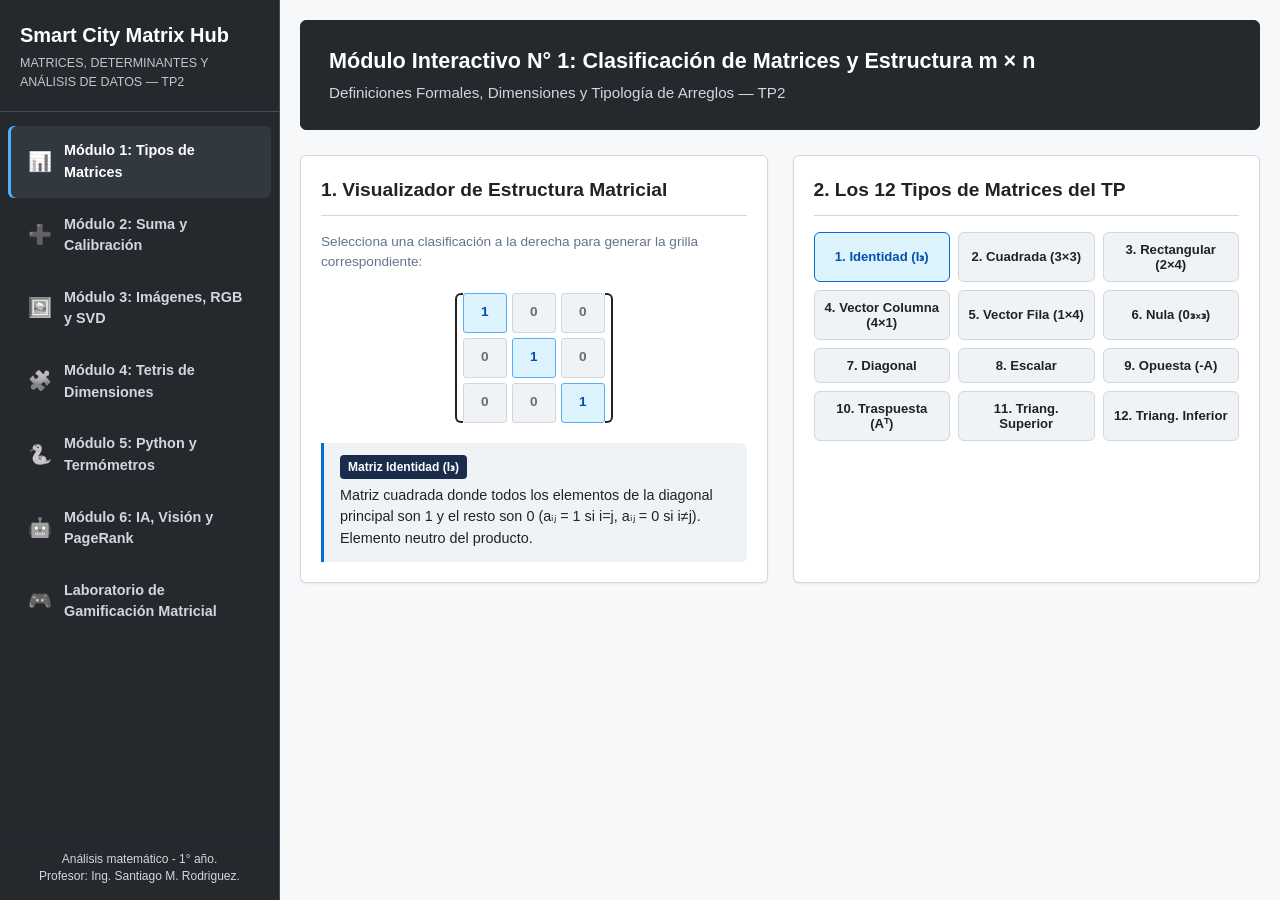
<file: index.html>
<!DOCTYPE html>
<html lang="es">
<head>
  <meta charset="UTF-8">
  <meta name="viewport" content="width=device-width, initial-scale=1.0">
  <title>Smart City Matrix Hub | Portal Principal TP2</title>
  <link rel="stylesheet" href="styles.css">
  <style>
    :root {
      --sidebar-bg: #0F172A;
      --sidebar-hover: #1E293B;
      --accent: #38BDF8;
      --primary: #1A2B4C;
      --bg: #F8FAFC;
      --text: #334155;
    }

    * { box-sizing: border-box; }

    body {
      margin: 0;
      font-family: 'Segoe UI', Tahoma, Geneva, Verdana, sans-serif;
      display: flex;
      height: 100vh;
      background-color: var(--bg);
      color: var(--text);
      overflow: hidden;
    }

    /* Sidebar Lateral */
    .sidebar {
      width: 290px;
      background: var(--sidebar-bg);
      color: white;
      display: flex;
      flex-direction: column;
      box-shadow: 4px 0 15px rgba(0,0,0,0.2);
      z-index: 10;
    }

    .sidebar-header {
      padding: 22px 20px;
      background: #0284C7;
      text-align: center;
    }

    .sidebar-header h2 { margin: 0; font-size: 1.25rem; font-weight: 700; }
    .sidebar-header p { margin: 4px 0 0 0; font-size: 0.78rem; opacity: 0.9; }

    .nav-list {
      list-style: none;
      padding: 15px 0;
      margin: 0;
      flex: 1;
      overflow-y: auto;
    }

    .nav-item {
      padding: 14px 20px;
      display: flex;
      align-items: center;
      gap: 12px;
      cursor: pointer;
      font-size: 0.9rem;
      font-weight: 600;
      color: #94A3B8;
      transition: all 0.2s ease;
      border-left: 4px solid transparent;
    }

    .nav-item:hover, .nav-item.active {
      background: var(--sidebar-hover);
      color: white;
      border-left-color: var(--accent);
    }

    .nav-icon { font-size: 1.2rem; }

    .sidebar-footer {
      padding: 15px 20px;
      border-top: 1px solid #1E293B;
      font-size: 0.75rem;
      color: #64748B;
      text-align: center;
      line-height: 1.4;
    }

    /* Contenedor del Iframe */
    .content-area {
      flex: 1;
      height: 100vh;
      overflow: hidden;
    }

    iframe {
      width: 100%;
      height: 100%;
      border: none;
    }
  </style>
</head>
<body>

  <!-- NAVEGACIÓN LATERAL -->
  <div class="sidebar">
    <div class="sidebar-header">
      <h2>Smart City Matrix Hub</h2>
      <p>MATRICES, DETERMINANTES Y ANÁLISIS DE DATOS
 — TP2</p>
    </div>

    <ul class="nav-list">
      <li class="nav-item active" onclick="loadModule('modulo1.html', this)">
        <span class="nav-icon">📊</span>
        <span>Módulo 1: Tipos de Matrices</span>
      </li>
      <li class="nav-item" onclick="loadModule('modulo2.html', this)">
        <span class="nav-icon">➕</span>
        <span>Módulo 2: Suma y Calibración</span>
      </li>
      <li class="nav-item" onclick="loadModule('modulo3.html', this)">
        <span class="nav-icon">🖼️</span>
        <span>Módulo 3: Imágenes, RGB y SVD</span>
      </li>
      <li class="nav-item" onclick="loadModule('modulo4.html', this)">
        <span class="nav-icon">🧩</span>
        <span>Módulo 4: Tetris de Dimensiones</span>
      </li>
      <li class="nav-item" onclick="loadModule('modulo5.html', this)">
        <span class="nav-icon">🐍</span>
        <span>Módulo 5: Python y Termómetros</span>
      </li>
      <li class="nav-item" onclick="loadModule('modulo6.html', this)">
        <span class="nav-icon">🤖</span>
        <span>Módulo 6: IA, Visión y PageRank</span>
      </li>
      <li class="nav-item" onclick="loadModule('modulo7.html', this)">
        <span class="nav-icon">🎮</span>
        <span>Laboratorio de Gamificación Matricial</span>
      </li>
    </ul>

    <div class="sidebar-footer">
      Análisis matemático - 1° año.<br/>
      Profesor: Ing. Santiago M. Rodriguez.
    </div>
  </div>

  <!-- ÁREA DE CARGA DINÁMICA DE MÓDULOS -->
  <div class="content-area">
    <iframe id="mainFrame" src="modulo1.html"></iframe>
  </div>

  <script>
    function loadModule(file, element) {
      document.querySelectorAll('.nav-item').forEach(item => item.classList.remove('active'));
      element.classList.add('active');
      document.getElementById('mainFrame').src = file;
    }
  </script>
</body>
</html>
</file>
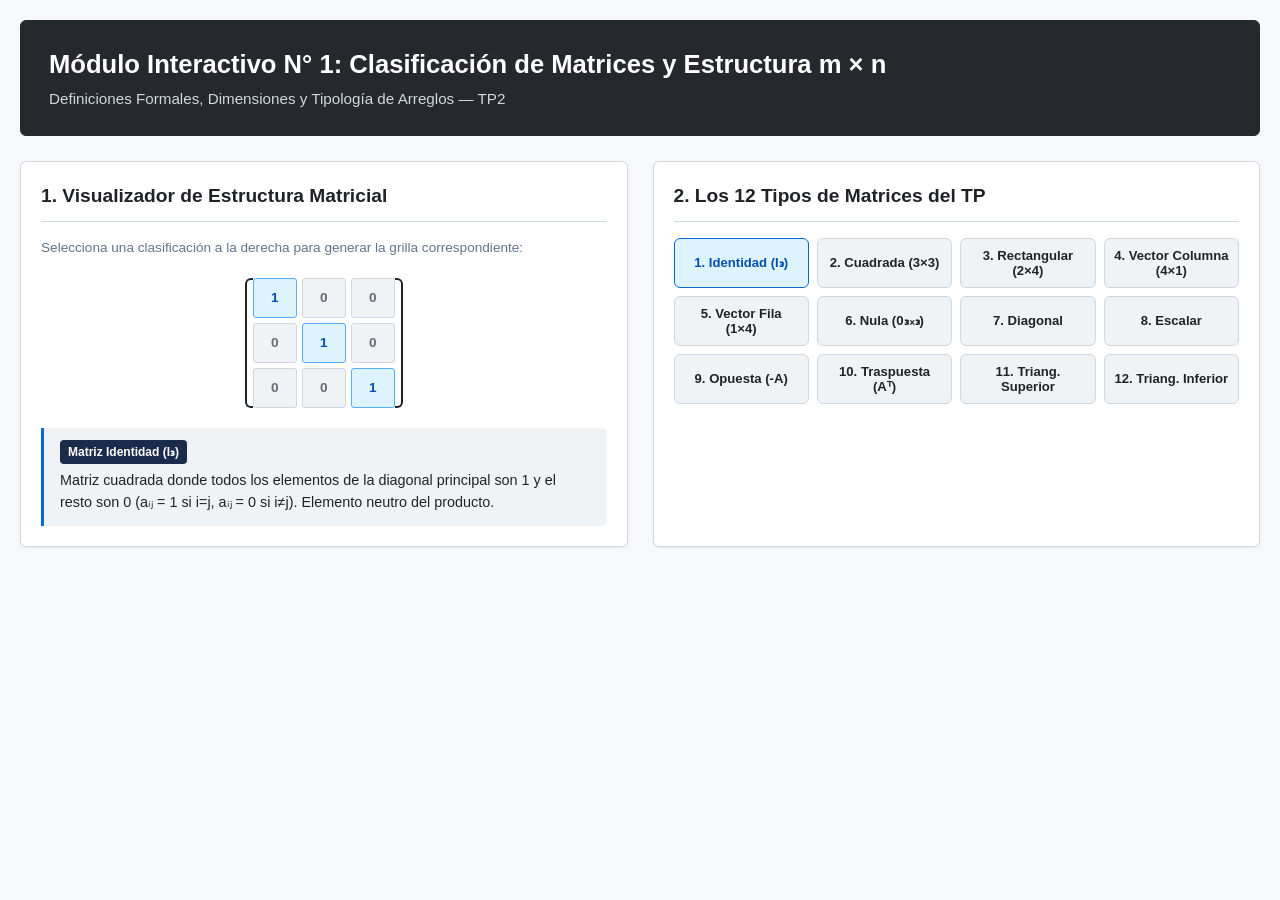
<file: modulo1.html>
<!DOCTYPE html>
<html lang="es">
<head>
  <meta charset="UTF-8">
  <meta name="viewport" content="width=device-width, initial-scale=1.0">
  <title>Módulo 1: Tipos de Matrices | Smart City TP2</title>
  <link rel="stylesheet" href="styles.css">
  <style>
    :root {
      --primary: #1A2B4C;
      --secondary: #2980B9;
      --bg: #F4F6F9;
      --card-bg: #FFFFFF;
      --text: #2C3E50;
      --border: #CBD5E1;
    }

    body {
      font-family: 'Segoe UI', Tahoma, Geneva, Verdana, sans-serif;
      background-color: var(--bg);
      color: var(--text);
      margin: 0;
      padding: 20px;
    }

    header {
      background-color: var(--primary);
      color: white;
      padding: 20px 30px;
      border-radius: 12px;
      margin-bottom: 25px;
      box-shadow: 0 4px 12px rgba(0,0,0,0.1);
    }

    header h1 { margin: 0 0 5px 0; font-size: 1.8rem; }
    header p { margin: 0; font-size: 0.95rem; opacity: 0.85; }

    .grid-layout {
      display: grid;
      grid-template-columns: 1fr 1fr;
      gap: 25px;
    }

    @media (max-width: 950px) {
      .grid-layout { grid-template-columns: 1fr; }
    }

    .card {
      background: var(--card-bg);
      border-radius: 12px;
      padding: 20px;
      border: 1px solid var(--border);
      box-shadow: 0 2px 8px rgba(0,0,0,0.05);
      margin-bottom: 25px;
    }

    .card h2 {
      color: var(--primary);
      margin-top: 0;
      font-size: 1.2rem;
      border-bottom: 2px solid var(--secondary);
      padding-bottom: 6px;
    }

    .matrix-container {
      display: flex;
      justify-content: center;
      align-items: center;
      margin: 20px 0;
    }

    .matrix-wrapper {
      position: relative;
      display: inline-block;
      padding: 0 8px;
    }

    .matrix-wrapper::before, .matrix-wrapper::after {
      content: "";
      position: absolute;
      top: 0; bottom: 0; width: 6px;
      border: 2.5px solid var(--primary);
    }

    .matrix-wrapper::before { left: 0; border-right: none; border-radius: 6px 0 0 6px; }
    .matrix-wrapper::after { right: 0; border-left: none; border-radius: 0 6px 6px 0; }

    .matrix-grid {
      display: grid;
      gap: 5px;
      justify-content: center;
    }

    .cell {
      width: 44px;
      height: 40px;
      background: #F8FAFC;
      border: 1px solid var(--border);
      border-radius: 4px;
      display: flex;
      align-items: center;
      justify-content: center;
      font-weight: 600;
      font-size: 0.85rem;
      color: var(--primary);
      transition: all 0.2s ease;
    }

    .cell:hover { background: #E0F2FE; border-color: var(--secondary); transform: scale(1.05); }
    .cell-diag { background: #DBEAFE; border-color: #3B82F6; font-weight: bold; }
    .cell-zero { background: #F1F5F9; color: #94A3B8; }

    .type-buttons {
      display: grid;
      grid-template-columns: repeat(auto-fill, minmax(130px, 1fr));
      gap: 8px;
      margin-top: 15px;
    }

    .btn-type {
      background: #F1F5F9;
      border: 1px solid var(--border);
      color: var(--text);
      padding: 9px;
      border-radius: 6px;
      font-size: 0.82rem;
      font-weight: 600;
      cursor: pointer;
      transition: all 0.2s ease;
      text-align: center;
    }

    .btn-type:hover, .btn-type.active {
      background: var(--secondary);
      color: white;
      border-color: var(--secondary);
    }

    .info-box {
      background: #F8FAFC;
      border-left: 4px solid var(--secondary);
      padding: 12px 16px;
      border-radius: 0 8px 8px 0;
      font-size: 0.9rem;
      line-height: 1.5;
      margin-top: 15px;
    }

    .badge {
      display: inline-block;
      background: var(--primary);
      color: white;
      padding: 3px 8px;
      border-radius: 4px;
      font-size: 0.75rem;
      font-weight: bold;
      margin-bottom: 6px;
    }
  </style>
</head>
<body>

  <header>
    <h1>Módulo Interactivo N° 1: Clasificación de Matrices y Estructura m × n</h1>
    <p>Definiciones Formales, Dimensiones y Tipología de Arreglos — TP2 </p>
  </header>

  <div class="grid-layout">
    
    <div class="card">
      <h2>1. Visualizador de Estructura Matricial</h2>
      <p style="font-size:0.85rem; color:#64748B;">Selecciona una clasificación a la derecha para generar la grilla correspondiente:</p>
      
      <div class="matrix-container">
        <div class="matrix-wrapper">
          <div id="matrixGrid" class="matrix-grid"></div>
        </div>
      </div>

      <div class="info-box">
        <span class="badge" id="typeBadge">Matriz Identidad</span>
        <div id="typeDesc">Selecciona un tipo de matriz.</div>
      </div>
    </div>

    <div class="card">
      <h2>2. Los 12 Tipos de Matrices del TP</h2>
      <div class="type-buttons">
        <button class="btn-type active" onclick="loadType('identidad', this)">1. Identidad (I₃)</button>
        <button class="btn-type" onclick="loadType('cuadrada', this)">2. Cuadrada (3×3)</button>
        <button class="btn-type" onclick="loadType('rectangular', this)">3. Rectangular (2×4)</button>
        <button class="btn-type" onclick="loadType('fila', this)">4. Vector Columna (4×1)</button>
        <button class="btn-type" onclick="loadType('columna', this)">5. Vector Fila (1×4)</button>
        <button class="btn-type" onclick="loadType('nula', this)">6. Nula (0₃ₓ₃)</button>
        <button class="btn-type" onclick="loadType('diagonal', this)">7. Diagonal</button>
        <button class="btn-type" onclick="loadType('escalar', this)">8. Escalar</button>
        <button class="btn-type" onclick="loadType('opuesta', this)">9. Opuesta (-A)</button>
        <button class="btn-type" onclick="loadType('traspuesta', this)">10. Traspuesta (Aᵀ)</button>
        <button class="btn-type" onclick="loadType('triang_sup', this)">11. Triang. Superior</button>
        <button class="btn-type" onclick="loadType('triang_inf', this)">12. Triang. Inferior</button>
      </div>
    </div>

  </div>

  <script>
    const matrixTypes = {
      identidad: { name: "Matriz Identidad (I₃)", desc: "Matriz cuadrada donde todos los elementos de la diagonal principal son 1 y el resto son 0 (aᵢⱼ = 1 si i=j, aᵢⱼ = 0 si i≠j). Elemento neutro del producto.", data: [[1,0,0],[0,1,0],[0,0,1]] },
      cuadrada: { name: "Matriz Cuadrada (3×3)", desc: "Tiene el mismo número de filas que de columnas (m = n). Posee diagonal principal y secundaria.", data: [[4,7,2],[1,5,8],[6,3,9]] },
      rectangular: { name: "Matriz Rectangular (2×4)", desc: "El número de filas difiere del número de columnas (m ≠ n). Representa tablas no cuadradas de telemetría.", data: [[12,18,21,25],[15,17,20,23]] },
      fila: { name: "Vector Fila (1×4)", desc: "Matriz de dimensión 1 × n. Consta de una sola fila de elementos.", data: [[8,14,19,23]] },
      columna: { name: "Vector Columna (4×1)", desc: "Matriz de dimensión m × 1. Consta de una sola columna de valores.", data: [[12],[-5],[8],[21]] },
      nula: { name: "Matriz Nula (0₃ₓ₃)", desc: "Todos sus elementos aᵢⱼ son cero. Elemento neutro de la suma matricial.", data: [[0,0,0],[0,0,0],[0,0,0]] },
      diagonal: { name: "Matriz Diagonal", desc: "Matriz cuadrada donde todos los elementos fuera de la diagonal principal son cero.", data: [[3,0,0],[0,7,0],[0,0,4]] },
      escalar: { name: "Matriz Escalar", desc: "Matriz diagonal en la que todos los elementos de la diagonal principal son iguales entre sí (k ≠ 0).", data: [[5,0,0],[0,5,0],[0,0,5]] },
      opuesta: { name: "Matriz Opuesta (-A)", desc: "Se obtiene cambiando el signo de cada uno de los elementos de la matriz original A.", data: [[-5,-2,-8],[-1,-9,-4],[-3,-7,-6]] },
      traspuesta: { name: "Matriz Traspuesta (Aᵀ)", desc: "Se obtiene intercambiando ordenadamente las filas por las columnas (aᵀᵢⱼ = aⱼᵢ).", data: [[1,4,7],[2,5,8],[3,6,9]] },
      triang_sup: { name: "Matriz Triangular Superior", desc: "Matriz cuadrada donde todos los elementos por debajo de la diagonal principal son cero (aᵢⱼ = 0 si i > j).", data: [[2,4,6],[0,5,7],[0,0,3]] },
      triang_inf: { name: "Matriz Triangular Inferior", desc: "Matriz cuadrada donde todos los elementos por encima de la diagonal principal son cero (aᵢⱼ = 0 si i < j).", data: [[2,0,0],[4,5,0],[6,7,3]] }
    };

    function loadType(key, btnElement) {
      if (btnElement) {
        document.querySelectorAll('.btn-type').forEach(b => b.classList.remove('active'));
        btnElement.classList.add('active');
      }

      const item = matrixTypes[key];
      document.getElementById('typeBadge').textContent = item.name;
      document.getElementById('typeDesc').textContent = item.desc;

      const grid = document.getElementById('matrixGrid');
      grid.innerHTML = '';
      const cols = item.data.length;
      grid.style.gridTemplateColumns = `repeat(${cols}, 44px)`;

      item.data.forEach((row, i) => {
        row.forEach((val, j) => {
          const cell = document.createElement('div');
          cell.className = 'cell';
          if (i === j && val !== 0) cell.classList.add('cell-diag');
          if (val === 0) cell.classList.add('cell-zero');
          cell.textContent = val;
          grid.appendChild(cell);
        });
      });
    }

    window.onload = () => {
      loadType('identidad', document.querySelector('.btn-type'));
    };
  </script>
</body>
</html>
</file>
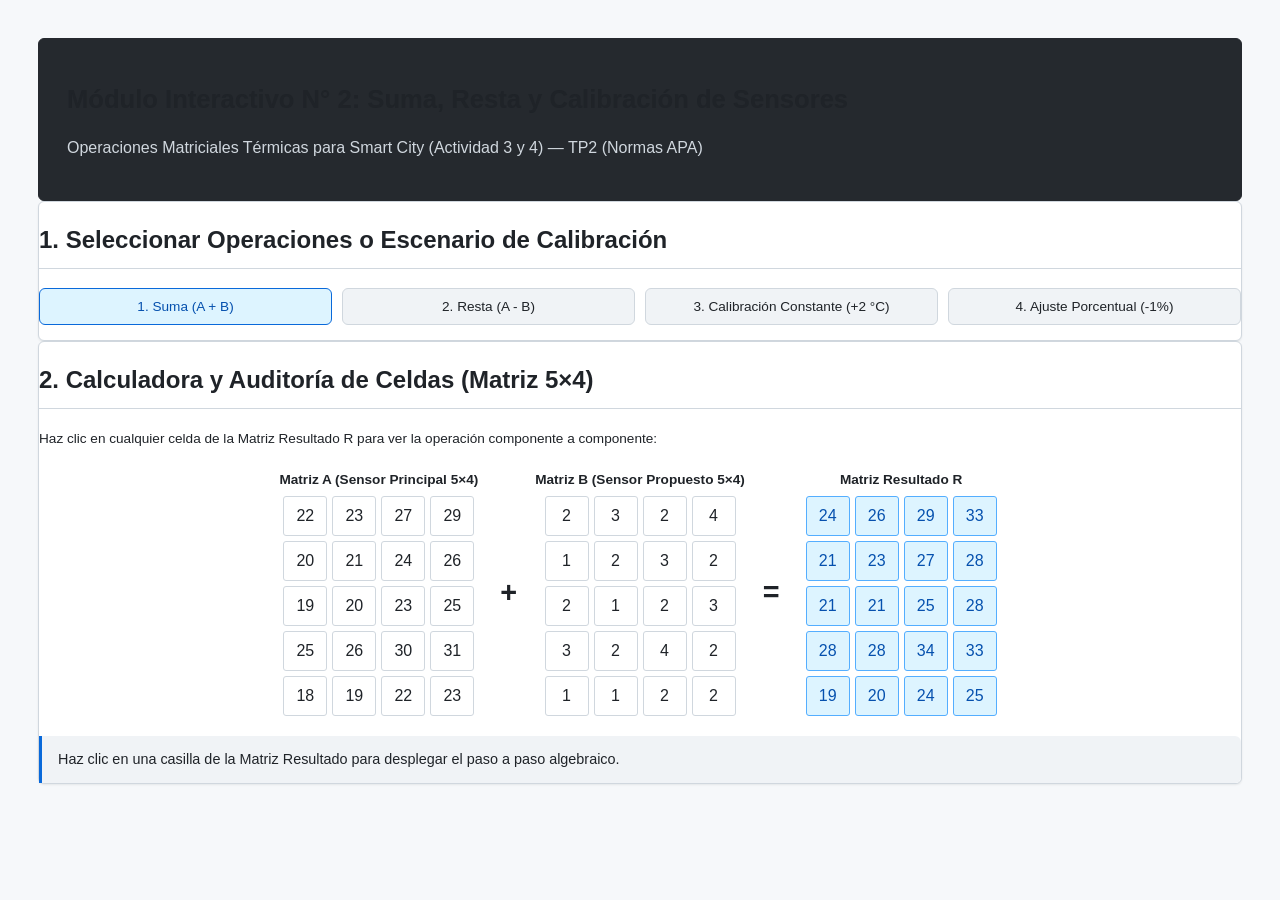
<file: modulo2.html>
<!DOCTYPE html>
<html lang="es">
<head>
  <meta charset="UTF-8">
  <meta name="viewport" content="width=device-width, initial-scale=1.0">
  <title>Módulo 2: Suma, Resta y Calibración | Smart City TP2</title>
  <link rel="stylesheet" href="styles.css">
  <style>
    body { padding: 30px; }
    .selector-bar { display: flex; gap: 10px; margin-bottom: 15px; flex-wrap: wrap; }
    .btn-op { flex: 1; min-width: 140px; padding: 10px; text-align: center; font-size: 0.85rem; }
    .matrix-flex { display: flex; align-items: center; justify-content: center; gap: 12px; flex-wrap: wrap; margin: 20px 0; }
    .matrix-box { text-align: center; }
    .matrix-box h4 { margin: 0 0 6px 0; font-size: 0.85rem; color: var(--primary); }
    .matrix-wrapper { position: relative; display: inline-block; padding: 0 8px; }
    .matrix-grid { display: grid; gap: 5px; justify-content: center; }
    .cell { width: 44px; height: 40px; display: flex; align-items: center; justify-content: center; border-radius: 4px; cursor: pointer; }
    .op-symbol { font-size: 1.8rem; font-weight: bold; color: var(--secondary); padding: 0 6px; }
    .info-box { padding: 12px 16px; font-size: 0.9rem; line-height: 1.6; }
  </style>
</head>
<body>
  <header>
    <h1>Módulo Interactivo N° 2: Suma, Resta y Calibración de Sensores</h1>
    <p>Operaciones Matriciales Térmicas para Smart City (Actividad 3 y 4) — TP2 (Normas APA)</p>
  </header>

  <div class="card">
    <h2>1. Seleccionar Operaciones o Escenario de Calibración</h2>
    <div class="selector-bar">
      <button class="btn-op active" onclick="setOperation('suma', this)">1. Suma (A + B)</button>
      <button class="btn-op" onclick="setOperation('resta', this)">2. Resta (A - B)</button>
      <button class="btn-op" onclick="setOperation('error_constante', this)">3. Calibración Constante (+2 °C)</button>
      <button class="btn-op" onclick="setOperation('desviacion_porcentual', this)">4. Ajuste Porcentual (-1%)</button>
    </div>
  </div>

  <div class="card">
    <h2>2. Calculadora y Auditoría de Celdas (Matriz 5×4)</h2>
    <p style="font-size:0.85rem; color:var(--secondary);">Haz clic en cualquier celda de la Matriz Resultado R para ver la operación componente a componente:</p>
    
    <div class="matrix-flex">
      <div class="matrix-box">
        <h4>Matriz A (Sensor Principal 5×4)</h4>
        <div class="matrix-wrapper"><div id="gridA" class="matrix-grid"></div></div>
      </div>
      
      <div id="opSymbol" class="op-symbol">+</div>
      
      <div class="matrix-box" id="boxB">
        <h4 id="titleB">Matriz B (Sensor Propuesto 5×4)</h4>
        <div class="matrix-wrapper"><div id="gridB" class="matrix-grid"></div></div>
      </div>
      
      <div class="op-symbol">=</div>
      
      <div class="matrix-box">
        <h4>Matriz Resultado R</h4>
        <div class="matrix-wrapper"><div id="gridR" class="matrix-grid"></div></div>
      </div>
    </div>

    <div class="info-box" id="stepDetail">
      Haz clic en una casilla de la Matriz Resultado para desplegar el paso a paso algebraico.
    </div>
  </div>

  <script>
    // Matriz A oficial de 5x4 (5 sensores, 4 horarios)
    const matrixA = [
      [22, 23, 27, 29],
      [20, 21, 24, 26],
      [19, 20, 23, 25],
      [25, 26, 30, 31],
      [18, 19, 22, 23]
    ];

    // Matriz B propuesta por el alumno de 5x4 (compatible para la Actividad 3)
    const matrixB = [
      [2, 3, 2, 4],
      [1, 2, 3, 2],
      [2, 1, 2, 3],
      [3, 2, 4, 2],
      [1, 1, 2, 2]
    ];

    let currentOp = 'suma';

    function renderMatrix(containerId, data, isResult = false) {
      const container = document.getElementById(containerId);
      container.innerHTML = '';
      const cols = data[0].length;
      container.style.gridTemplateColumns = `repeat(${cols}, 44px)`;

      data.forEach((row, i) => {
        row.forEach((val, j) => {
          const cell = document.createElement('div');
          cell.className = 'cell' + (isResult ? ' cell-result' : '');
          cell.id = `${containerId}_${i}_${j}`;
          cell.textContent = typeof val === 'number' ? (Number.isInteger(val) ? val : val.toFixed(2)) : val;

          if (isResult) cell.onclick = () => showCellStep(i, j);
          container.appendChild(cell);
        });
      });
    }

    function showCellStep(i, j) {
      document.querySelectorAll('.cell').forEach(c => c.classList.remove('cell-active'));
      document.getElementById(`gridA_${i}_${j}`)?.classList.add('cell-active');
      document.getElementById(`gridB_${i}_${j}`)?.classList.add('cell-active');
      document.getElementById(`gridR_${i}_${j}`)?.classList.add('cell-active');

      const valA = matrixA[i][j];
      const valB = matrixB[i][j];
      const detail = document.getElementById('stepDetail');

      if (currentOp === 'suma') {
        detail.innerHTML = `<b>Paso a paso Celda r<sub>${i+1}${j+1}</sub>:</b> a<sub>${i+1}${j+1}</sub> (${valA}) + b<sub>${i+1}${j+1}</sub> (${valB}) = <b>${valA + valB} °C</b>. Representa la acumulación térmica por factores ambientales externos.`;
      } else if (currentOp === 'resta') {
        detail.innerHTML = `<b>Paso a paso Celda r<sub>${i+1}${j+1}</sub>:</b> a<sub>${i+1}${j+1}</sub> (${valA}) - b<sub>${i+1}${j+1}</sub> (${valB}) = <b>${valA - valB} °C</b>. Representa la diferencia neta o compensación de enfriamiento.`;
      } else if (currentOp === 'error_constante') {
        detail.innerHTML = `<b>Paso a paso Celda r<sub>${i+1}${j+1}</sub>:</b> a<sub>${i+1}${j+1}</sub> (${valA}) + 2.0 = <b>${valA + 2} °C</b>. Corrección por error sistemático de calibración de +2 °C en los sensores.`;
      } else if (currentOp === 'desviacion_porcentual') {
        detail.innerHTML = `<b>Paso a paso Celda r<sub>${i+1}${j+1}</sub>:</b> a<sub>${i+1}${j+1}</sub> (${valA}) × 0.99 = <b>${(valA * 0.99).toFixed(2)} °C</b>. Ajuste por lectura de sensores un 1% por debajo del valor real.`;
      }
    }

    function setOperation(op, btnElement) {
      currentOp = op;
      document.querySelectorAll('.btn-op').forEach(b => b.classList.remove('active', 'active-warning', 'active-danger'));
      if (btnElement) btnElement.classList.add('active');

      let res = [];
      const sym = document.getElementById('opSymbol');

      if (op === 'suma') {
        sym.textContent = '+';
        res = matrixA.map((row, i) => row.map((v, j) => v + matrixB[i][j]));
        renderMatrix('gridB', matrixB);
      } else if (op === 'resta') {
        sym.textContent = '-';
        res = matrixA.map((row, i) => row.map((v, j) => v - matrixB[i][j]));
        renderMatrix('gridB', matrixB);
      } else if (op === 'error_content' || op === 'error_constante') {
        sym.textContent = '+';
        const matC = Array(5).fill(0).map(() => Array(4).fill(2));
        res = matrixA.map(row => row.map(v => v + 2));
        renderMatrix('gridB', matC);
      } else if (op === 'desviacion_porcentual') {
        sym.textContent = '×';
        const matP = Array(5).fill(0).map(() => Array(4).fill(0.99));
        res = matrixA.map(row => row.map(v => v * 0.99));
        renderMatrix('gridB', matP);
      }

      renderMatrix('gridA', matrixA);
      renderMatrix('gridR', res, true);
    }

    window.onload = () => {
      setOperation('suma', document.querySelector('.btn-op'));
    };
  </script>
</body>
</html>
</file>
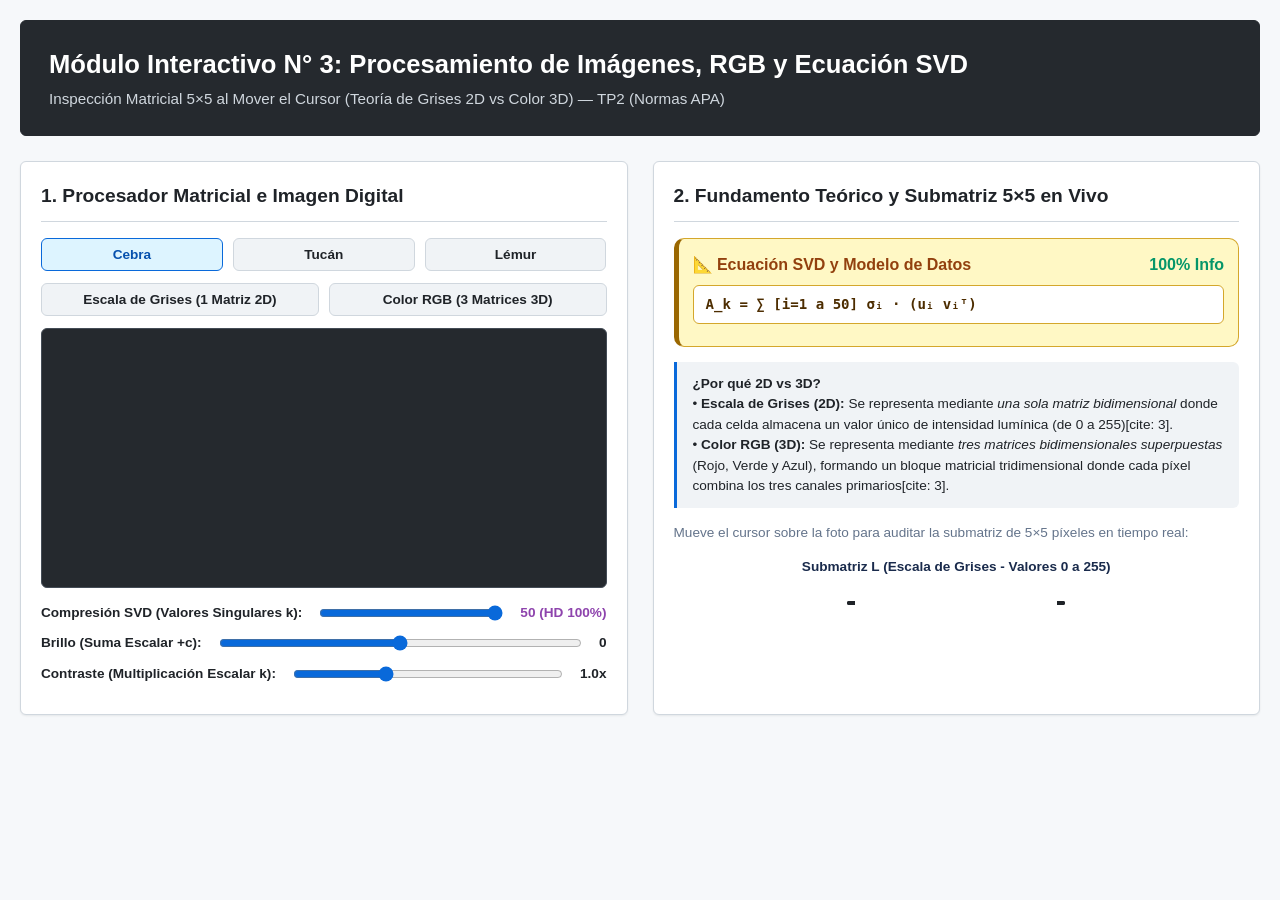
<file: modulo3.html>
<!DOCTYPE html>
<html lang="es">
<head>
  <meta charset="UTF-8">
  <meta name="viewport" content="width=device-width, initial-scale=1.0">
  <title>Módulo 3: Procesamiento de Imágenes, RGB y SVD | Smart City TP2</title>
  <link rel="stylesheet" href="styles.css">
  <style>
    :root {
      --primary: #1A2B4C;
      --secondary: #2980B9;
      --accent: #8E44AD;
      --rgb-red: #E74C3C;
      --rgb-green: #27AE60;
      --rgb-blue: #2980B9;
      --bg: #F4F6F9;
      --card-bg: #FFFFFF;
      --text: #2C3E50;
      --border: #CBD5E1;
    }

    body {
      font-family: 'Segoe UI', Tahoma, Geneva, Verdana, sans-serif;
      background-color: var(--bg);
      color: var(--text);
      margin: 0;
      padding: 20px;
    }

    header {
      background-color: var(--primary);
      color: white;
      padding: 20px 30px;
      border-radius: 12px;
      margin-bottom: 25px;
      box-shadow: 0 4px 12px rgba(0,0,0,0.1);
    }

    header h1 { margin: 0 0 5px 0; font-size: 1.8rem; }
    header p { margin: 0; font-size: 0.95rem; opacity: 0.85; }

    .grid-layout {
      display: grid;
      grid-template-columns: 1fr 1fr;
      gap: 25px;
    }

    @media (max-width: 950px) {
      .grid-layout { grid-template-columns: 1fr; }
    }

    .card {
      background: var(--card-bg);
      border-radius: 12px;
      padding: 20px;
      border: 1px solid var(--border);
      box-shadow: 0 2px 8px rgba(0,0,0,0.05);
      margin-bottom: 25px;
    }

    .card h2 {
      color: var(--primary);
      margin-top: 0;
      font-size: 1.2rem;
      border-bottom: 2px solid var(--secondary);
      padding-bottom: 6px;
    }

    .selector-bar { display: flex; gap: 10px; margin-bottom: 12px; flex-wrap: wrap; }
    .btn-sel {
      flex: 1; min-width: 100px; background: #F1F5F9; border: 1px solid var(--border);
      padding: 8px 12px; border-radius: 8px; font-weight: 600; cursor: pointer; color: var(--text);
      font-size: 0.85rem; text-align: center;
    }
    .btn-sel:hover, .btn-sel.active { background: var(--secondary); color: white; border-color: var(--secondary); }
    .btn-mode.active-mode { background: var(--primary); color: white; }

    .canvas-container {
      position: relative; display: flex; flex-direction: column; align-items: center;
      background: #000; border-radius: 8px; overflow: hidden; min-height: 260px; justify-content: center;
    }
    canvas { max-width: 100%; height: auto; display: block; cursor: crosshair; }

    .slider-row { display: flex; align-items: center; justify-content: space-between; gap: 15px; font-size: 0.85rem; font-weight: 600; margin-bottom: 10px; }
    .slider-row input[type="range"] { flex: 1; accent-color: var(--secondary); }

    .matrix-block { text-align: center; }
    .matrix-block h4 { margin: 0 0 6px 0; font-size: 0.85rem; }

    .matrix-wrapper {
      position: relative; display: inline-block; padding: 0 8px;
    }
    .matrix-wrapper::before, .matrix-wrapper::after {
      content: ""; position: absolute; top: 0; bottom: 0; width: 6px; border: 2px solid var(--primary);
    }
    .matrix-wrapper::before { left: 0; border-right: none; border-radius: 5px 0 0 5px; }
    .matrix-wrapper::after { right: 0; border-left: none; border-radius: 0 5px 5px 0; }

    .matrix-grid { display: grid; grid-template-columns: repeat(5, 38px); gap: 3px; justify-content: center; }
    .cell {
      width: 38px; height: 34px; background: #F8FAFC; border: 1px solid var(--border);
      border-radius: 3px; display: flex; align-items: center; justify-content: center;
      font-weight: bold; font-size: 0.75rem; color: var(--primary);
    }

    .math-card {
      background: #FEF3C7; border: 1px solid #FDE68A; border-left: 5px solid #D97706;
      border-radius: 10px; padding: 14px; margin-bottom: 15px;
    }
    .formula-display {
      background: #FFF; border: 1px solid #FCD34D; padding: 8px 12px; border-radius: 6px;
      font-family: monospace; font-weight: bold; color: #78350F; font-size: 0.88rem; margin: 8px 0;
    }
    .info-box {
      background: #F8FAFC; border-left: 4px solid var(--secondary); padding: 12px 16px;
      border-radius: 0 8px 8px 0; font-size: 0.85rem; line-height: 1.5; margin-top: 15px;
    }
  </style>
</head>
<body>

  <header>
    <h1>Módulo Interactivo N° 3: Procesamiento de Imágenes, RGB y Ecuación SVD</h1>
    <p>Inspección Matricial 5×5 al Mover el Cursor (Teoría de Grises 2D vs Color 3D) — TP2 (Normas APA)</p>
  </header>

  <div class="grid-layout">
    
    <div class="card">
      <h2>1. Procesador Matricial e Imagen Digital</h2>
      
      <div class="selector-bar">
        <button class="btn-sel btn-img active" onclick="selectImage('cebra', this)">Cebra</button>
        <button class="btn-sel btn-img" onclick="selectImage('tucan', this)">Tucán</button>
        <button class="btn-sel btn-img" onclick="selectImage('lemur', this)">Lémur</button>
      </div>

      <div class="selector-bar">
        <button class="btn-sel btn-mode active-mode" onclick="setMode('grays', this)">Escala de Grises (1 Matriz 2D)</button>
        <button class="btn-sel btn-mode" onclick="setMode('rgb', this)">Color RGB (3 Matrices 3D)</button>
      </div>

      <div class="canvas-container">
        <canvas id="imageCanvas"></canvas>
      </div>

      <div style="margin-top:15px;">
        <div class="slider-row">
          <span>Compresión SVD (Valores Singulares k):</span>
          <input type="range" id="svdSlider" min="1" max="50" value="50" oninput="updateFilters()">
          <span id="svdVal" style="color:var(--accent);">50 (HD 100%)</span>
        </div>

        <div class="slider-row">
          <span>Brillo (Suma Escalar +c):</span>
          <input type="range" id="brightnessSlider" min="-100" max="100" value="0" oninput="updateFilters()">
          <span id="brightVal">0</span>
        </div>

        <div class="slider-row">
          <span>Contraste (Multiplicación Escalar k):</span>
          <input type="range" id="contrastSlider" min="5" max="20" value="10" oninput="updateFilters()">
          <span id="contrastVal">1.0x</span>
        </div>
      </div>
    </div>

    <div class="card">
      <h2>2. Fundamento Teórico y Submatriz 5×5 en Vivo</h2>
      
      <div class="math-card">
        <h3 style="margin:0; font-size:1rem; color:#92400E; display:flex; justify-content:space-between;">
          <span>📐 Ecuación SVD y Modelo de Datos</span>
          <span id="energyPercent" style="color:#059669;">100% Info</span>
        </h3>
        <div class="formula-display" id="svdFormulaText">A_k = ∑ [i=1 a 50] σᵢ · (uᵢ vᵢᵀ)</div>
      </div>

      <!-- Explicación pedagógica requerida por el usuario -->
      <div class="info-box" id="modeExplanation" style="margin-bottom: 15px;">
        <b>¿Por qué 2D vs 3D?</b><br>
        • <b>Escala de Grises (2D):</b> Se representa mediante <i>una sola matriz bidimensional</i> donde cada celda almacena un valor único de intensidad lumínica (de 0 a 255)[cite: 3].<br>
        • <b>Color RGB (3D):</b> Se representa mediante <i>tres matrices bidimensionales superpuestas</i> (Rojo, Verde y Azul), formando un bloque matricial tridimensional donde cada píxel combina los tres canales primarios[cite: 3].
      </div>

      <p style="font-size:0.85rem; color:#64748B;">Mueve el cursor sobre la foto para auditar la submatriz de 5×5 píxeles en tiempo real:</p>

      <div id="grayInspectorBlock" class="matrix-block">
        <h4 style="color:var(--primary);">Submatriz L (Escala de Grises - Valores 0 a 255)</h4>
        <div class="matrix-wrapper"><div id="inspectorGridGray" class="matrix-grid"></div></div>
      </div>

      <div id="rgbInspectorBlock" style="display:none;">
        <div style="display:flex; flex-wrap:wrap; justify-content:center; gap:10px;">
          <div class="matrix-block">
            <h4 style="color:var(--rgb-red);">Matriz R (Rojo)</h4>
            <div class="matrix-wrapper"><div id="inspectorGridR" class="matrix-grid"></div></div>
          </div>
          <div class="matrix-block">
            <h4 style="color:var(--rgb-green);">Matriz G (Verde)</h4>
            <div class="matrix-wrapper"><div id="inspectorGridG" class="matrix-grid"></div></div>
          </div>
          <div class="matrix-block">
            <h4 style="color:var(--rgb-blue);">Matriz B (Azul)</h4>
            <div class="matrix-wrapper"><div id="inspectorGridB" class="matrix-grid"></div></div>
          </div>
        </div>
      </div>

    </div>

  </div>

  <script>
    const imagesData = {
      cebra: "https://images.unsplash.com/photo-1772290618219-698ca44b8f44?q=80&w=387&auto=format&fit=crop&ixlib=rb-4.1.0&ixid=NHwxMjA3fDA%3D",
      tucan: "https://images.unsplash.com/photo-1618191702724-1e413e177fde?q=80&w=870&auto=format&fit=crop&ixlib=rb-4.1.0&ixid=NHwxMjA3fDA%3D",
      lemur: "https://images.unsplash.com/photo-1783466215851-7e3d3565abc9?q=80&w=435&auto=format&fit=crop&ixlib=rb-4.1.0&ixid=NHwxMjA3fDA%3D"
    };

    let currentImgKey = 'cebra';
    let currentMode = 'grays';
    let loadedImage = new Image();
    const canvas = document.getElementById('imageCanvas');
    const ctx = canvas.getContext('2d');
    let originalImageData = null;

    function selectImage(key, btnElement) {
      currentImgKey = key;
      document.querySelectorAll('.btn-img').forEach(b => b.classList.remove('active'));
      if (btnElement) btnElement.classList.add('active');

      loadedImage = new Image();
      loadedImage.crossOrigin = "anonymous";
      loadedImage.src = imagesData[key];

      loadedImage.onload = () => {
        const maxW = 340;
        const scale = maxW / loadedImage.width;
        canvas.width = maxW;
        canvas.height = loadedImage.height * scale;

        ctx.drawImage(loadedImage, 0, 0, canvas.width, canvas.height);
        originalImageData = ctx.getImageData(0, 0, canvas.width, canvas.height);
        updateFilters();
        inspectMatrixAt(canvas.width / 2, canvas.height / 2);
      };
    }

    function setMode(mode, btnElement) {
      currentMode = mode;
      document.querySelectorAll('.btn-mode').forEach(b => b.classList.remove('active-mode'));
      if (btnElement) btnElement.classList.add('active-mode');

      document.getElementById('grayInspectorBlock').style.display = mode === 'grays' ? 'block' : 'none';
      document.getElementById('rgbInspectorBlock').style.display = mode === 'grays' ? 'none' : 'block';

      updateFilters();
      inspectMatrixAt(canvas.width / 2, canvas.height / 2);
    }

    function updateFilters() {
      if (!originalImageData) return;

      const kSvd = parseInt(document.getElementById('svdSlider').value);
      const bright = parseInt(document.getElementById('brightnessSlider').value);
      const contrast = parseInt(document.getElementById('contrastSlider').value) / 10;

      document.getElementById('brightVal').textContent = bright;
      document.getElementById('contrastVal').textContent = contrast.toFixed(1) + 'x';

      const energyRatio = Math.min(100, Math.round((1 - Math.exp(-0.08 * kSvd)) * 100 * 10) / 10);
      document.getElementById('energyPercent').textContent = `${energyRatio}% Info`;
      document.getElementById('svdVal').textContent = kSvd === 50 ? "50 (HD 100%)" : `${kSvd} componentes`;

      const imgData = ctx.createImageData(originalImageData.width, originalImageData.height);
      const src = originalImageData.data;
      const dst = imgData.data;
      const w = canvas.width;
      const h = canvas.height;

      const blurFactor = kSvd < 50 ? Math.max(1, Math.floor((50 - kSvd) / 4)) : 1;

      for (let y = 0; y < h; y++) {
        for (let x = 0; x < w; x++) {
          const srcX = Math.floor(x / blurFactor) * blurFactor;
          const srcY = Math.floor(y / blurFactor) * blurFactor;
          const idx = (srcY * w + srcX) * 4;

          let r = src[idx];
          let g = src[idx + 1];
          let b = src[idx + 2];

          if (currentMode === 'grays') {
            let gray = 0.299 * r + 0.587 * g + 0.114 * b;
            gray = Math.min(255, Math.max(0, (gray - 128) * contrast + 128 + bright));
            r = g = b = gray;
          } else {
            r = Math.min(255, Math.max(0, (r - 128) * contrast + 128 + bright));
            g = Math.min(255, Math.max(0, (g - 128) * contrast + 128 + bright));
            b = Math.min(255, Math.max(0, (b - 128) * contrast + 128 + bright));
          }

          const dstIdx = (y * w + x) * 4;
          dst[dstIdx] = r; dst[dstIdx + 1] = g; dst[dstIdx + 2] = b; dst[dstIdx + 3] = 255;
        }
      }

      ctx.putImageData(imgData, 0, 0);
      inspectMatrixAt(canvas.getBoundingClientRect().left + canvas.clientWidth / 2,
        canvas.getBoundingClientRect().top + canvas.clientHeight / 2);
    }

    function inspectMatrixAt(mouseX, mouseY) {
      if (!ctx) return;
      const rect = canvas.getBoundingClientRect();
      const scaleX = canvas.width / rect.width;
      const scaleY = canvas.height / rect.height;
      const x = Math.min(canvas.width - 1, Math.max(0, Math.floor((mouseX - rect.left) * scaleX)));
      const y = Math.min(canvas.height - 1, Math.max(0, Math.floor((mouseY - rect.top) * scaleY)));

      const currentImgData = ctx.getImageData(0, 0, canvas.width, canvas.height).data;

      if (currentMode === 'grays') {
        const grid = document.getElementById('inspectorGridGray');
        grid.innerHTML = '';
        for (let i = -2; i <= 2; i++) {
          for (let j = -2; j <= 2; j++) {
            const px = Math.min(canvas.width - 1, Math.max(0, x + j));
            const py = Math.min(canvas.height - 1, Math.max(0, y + i));
            const idx = (py * canvas.width + px) * 4;
            const val = Math.round(currentImgData[idx]);

            const cell = document.createElement('div');
            cell.className = 'cell';
            cell.textContent = val;
            cell.style.setProperty('background-color', `rgb(${val}, ${val}, ${val})`);
            cell.style.color = val > 128 ? '#000' : '#FFF';
            grid.appendChild(cell);
          }
        }
      } else {
        const gridR = document.getElementById('inspectorGridR');
        const gridG = document.getElementById('inspectorGridG');
        const gridB = document.getElementById('inspectorGridB');
        gridR.innerHTML = ''; gridG.innerHTML = ''; gridB.innerHTML = '';

        for (let i = -2; i <= 2; i++) {
          for (let j = -2; j <= 2; j++) {
            const px = Math.min(canvas.width - 1, Math.max(0, x + j));
            const py = Math.min(canvas.height - 1, Math.max(0, y + i));
            const idx = (py * canvas.width + px) * 4;

            const rVal = Math.round(currentImgData[idx]);
            const gVal = Math.round(currentImgData[idx + 1]);
            const bVal = Math.round(currentImgData[idx + 2]);

            const cellR = document.createElement('div');
            cellR.className = 'cell'; cellR.textContent = rVal;
            cellR.style.backgroundColor = '#FEE2E2'; cellR.style.color = '#991B1B';
            gridR.appendChild(cellR);

            const cellG = document.createElement('div');
            cellG.className = 'cell'; cellG.textContent = gVal;
            cellG.style.backgroundColor = '#DCFCE7'; cellG.style.color = '#166534';
            gridG.appendChild(cellG);

            const cellB = document.createElement('div');
            cellB.className = 'cell'; cellB.textContent = bVal;
            cellB.style.backgroundColor = '#DBEAFE'; cellB.style.color = '#1E40AF';
            gridB.appendChild(cellB);
          }
        }
      }
    }

    canvas.addEventListener('mousemove', (e) => {
      inspectMatrixAt(e.clientX, e.clientY);
    });

    window.onload = () => {
      selectImage('cebra', document.querySelector('.btn-img'));
    };
  </script>
</body>
</html>
</file>
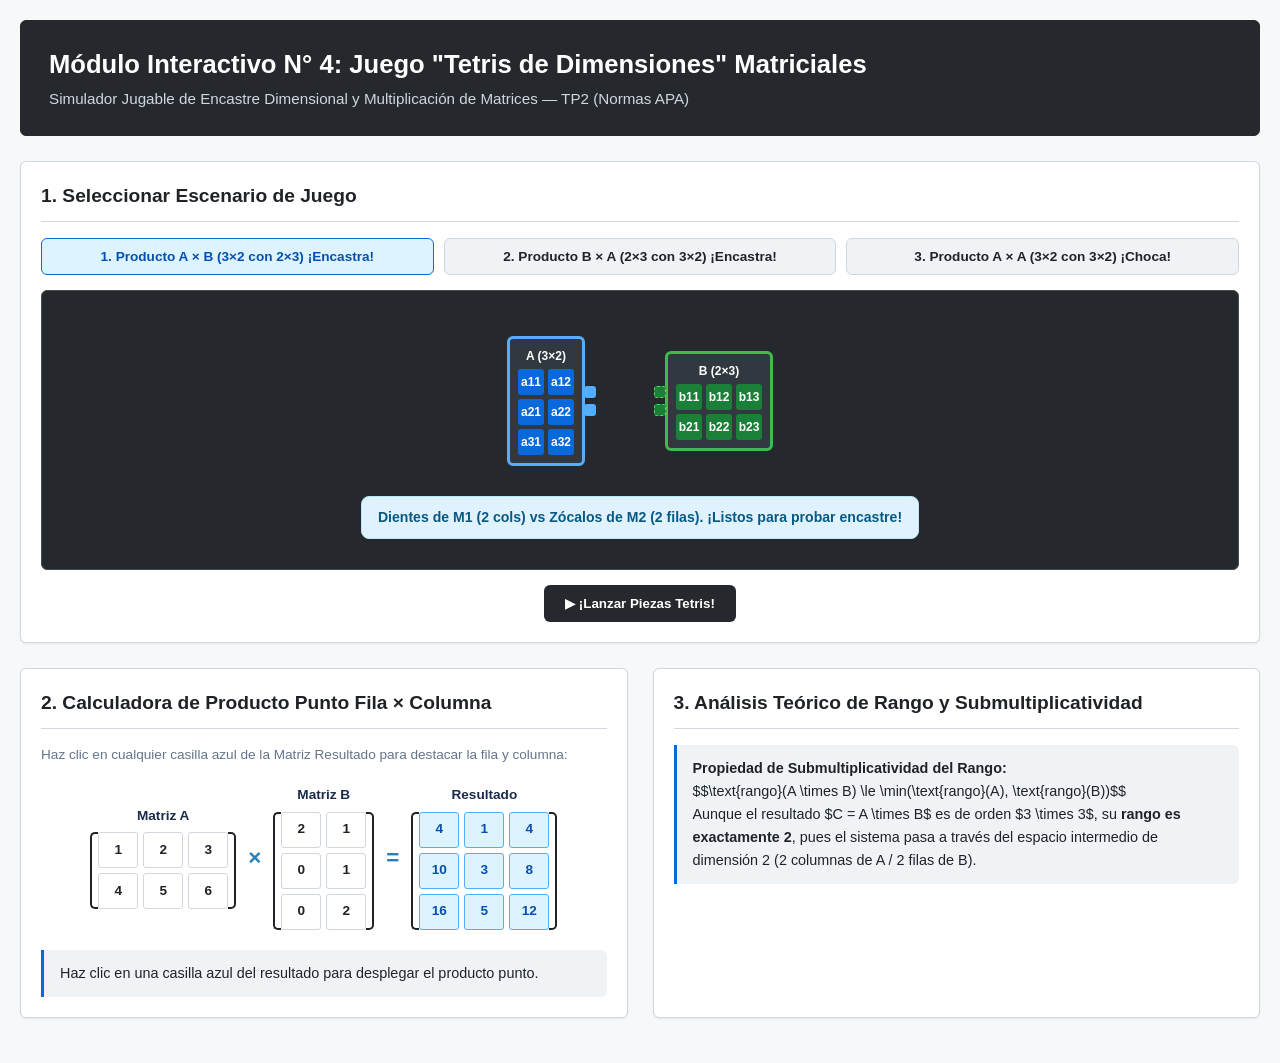
<file: modulo4.html>
<!DOCTYPE html>
<html lang="es">
<head>
  <meta charset="UTF-8">
  <meta name="viewport" content="width=device-width, initial-scale=1.0">
  <title>Módulo 4: Tetris de Dimensiones | Smart City TP2</title>
  <link rel="stylesheet" href="styles.css">
  <style>
    :root {
      --primary: #1A2B4C;
      --secondary: #2980B9;
      --accent: #10B981;
      --danger: #EF4444;
      --bg: #F4F6F9;
      --card-bg: #FFFFFF;
      --text: #2C3E50;
      --border: #CBD5E1;
    }

    body {
      font-family: 'Segoe UI', Tahoma, Geneva, Verdana, sans-serif;
      background-color: var(--bg);
      color: var(--text);
      margin: 0;
      padding: 20px;
    }

    header {
      background-color: var(--primary);
      color: white;
      padding: 20px 30px;
      border-radius: 12px;
      margin-bottom: 25px;
      box-shadow: 0 4px 12px rgba(0,0,0,0.1);
    }

    header h1 { margin: 0 0 5px 0; font-size: 1.8rem; }
    header p { margin: 0; font-size: 0.95rem; opacity: 0.85; }

    .grid-layout { display: grid; grid-template-columns: 1fr 1fr; gap: 25px; }
    @media (max-width: 950px) { .grid-layout { grid-template-columns: 1fr; } }

    .card {
      background: var(--card-bg); border-radius: 12px; padding: 20px;
      border: 1px solid var(--border); box-shadow: 0 2px 8px rgba(0,0,0,0.05); margin-bottom: 25px;
    }
    .card h2 { color: var(--primary); margin-top: 0; font-size: 1.2rem; border-bottom: 2px solid var(--secondary); padding-bottom: 6px; }

    .selector-bar { display: flex; gap: 10px; margin-bottom: 15px; flex-wrap: wrap; }
    .btn-sel {
      flex: 1; min-width: 140px; background: #F1F5F9; border: 1px solid var(--border);
      padding: 10px; border-radius: 8px; font-weight: 600; cursor: pointer; color: var(--text);
      font-size: 0.85rem; text-align: center;
    }
    .btn-sel:hover, .btn-sel.active { background: var(--secondary); color: white; border-color: var(--secondary); }

    .tetris-arena {
      background: #0F172A; border-radius: 12px; padding: 30px 20px; min-height: 240px;
      display: flex; flex-direction: column; align-items: center; justify-content: center; position: relative;
    }
    .game-stage { display: flex; align-items: center; justify-content: center; gap: 80px; position: relative; width: 100%; height: 160px; }
    .tetris-block {
      position: relative; background: #1E293B; border: 3px solid #38BDF8; border-radius: 8px;
      transition: transform 0.8s cubic-bezier(0.34, 1.56, 0.64, 1), border-color 0.3s;
      display: flex; flex-direction: column; align-items: center; padding: 8px;
    }
    .tetris-block.block-b { border-color: #34D399; }
    .block-grid { display: grid; gap: 4px; }
    .block-cell {
      width: 26px; height: 26px; background: #0284C7; border-radius: 4px; color: white;
      font-weight: bold; font-size: 0.75rem; display: flex; align-items: center; justify-content: center;
    }
    .block-b .block-cell { background: #059669; }

    .connector-pegs { position: absolute; right: -14px; top: 50%; transform: translateY(-50%); display: flex; flex-direction: column; gap: 6px; }
    .peg { width: 12px; height: 12px; background: #38BDF8; border-radius: 3px; box-shadow: 0 0 8px #38BDF8; }
    .connector-sockets { position: absolute; left: -14px; top: 50%; transform: translateY(-50%); display: flex; flex-direction: column; gap: 6px; }
    .socket { width: 12px; height: 12px; background: #064E3B; border: 1.5px dashed #34D399; border-radius: 3px; }

    .snap-success { border-color: var(--accent) !important; box-shadow: 0 0 25px var(--accent) !important; }
    .snap-error { border-color: var(--danger) !important; box-shadow: 0 0 25px var(--danger) !important; animation: shake 0.4s ease-in-out; }
    @keyframes shake { 0%, 100% { transform: translateX(0); } 20%, 60% { transform: translateX(-12px); } 40%, 80% { transform: translateX(12px); } }

    .game-banner { margin-top: 15px; padding: 10px 16px; border-radius: 8px; font-weight: bold; font-size: 0.88rem; text-align: center; }
    .banner-success { background: #D1FAE5; color: #065F46; border: 1px solid #A7F3D0; }
    .banner-danger { background: #FEE2E2; color: #991B1B; border: 1px solid #FECACA; }
    .banner-info { background: #E0F2FE; color: #075985; border: 1px solid #BAE6FD; }

    .btn-play { background: var(--accent); color: white; border: none; padding: 10px 20px; border-radius: 8px; font-weight: bold; cursor: pointer; }
    .btn-play:hover { background: #059669; }

    .matrix-flex { display: flex; align-items: center; justify-content: center; gap: 12px; flex-wrap: wrap; margin: 20px 0; }
    .matrix-box { text-align: center; }
    .matrix-box h4 { margin: 0 0 6px 0; font-size: 0.85rem; color: var(--primary); }
    .matrix-wrapper { position: relative; display: inline-block; padding: 0 8px; }
    .matrix-wrapper::before, .matrix-wrapper::after { content: ""; position: absolute; top: 0; bottom: 0; width: 6px; border: 2.5px solid var(--primary); }
    .matrix-wrapper::before { left: 0; border-right: none; border-radius: 5px 0 0 5px; }
    .matrix-wrapper::after { right: 0; border-left: none; border-radius: 0 5px 5px 0; }
    .matrix-grid { display: grid; gap: 5px; justify-content: center; }

    .cell { width: 40px; height: 36px; background: #F8FAFC; border: 1px solid var(--border); border-radius: 4px; display: flex; align-items: center; justify-content: center; font-weight: 600; font-size: 0.85rem; color: var(--primary); }
    .cell-result { background: #E0F2FE; border-color: #7DD3FC; color: #0369A1; font-weight: bold; cursor: pointer; }
    .cell-highlight-row { background: #FEF08A !important; border-color: #EAB308 !important; color: #713F12 !important; }
    .cell-highlight-col { background: #FED7AA !important; border-color: #F97316 !important; color: #7C2D12 !important; }
    .cell-highlight-target { background: #BBF7D0 !important; border-color: #22C55E !important; color: #14532D !important; }
    .symbol { font-size: 1.4rem; font-weight: bold; color: var(--secondary); }
    .info-box { background: #F8FAFC; border-left: 4px solid var(--secondary); padding: 12px 16px; border-radius: 0 8px 8px 0; font-size: 0.9rem; line-height: 1.6; }
  </style>
</head>
<body>

  <header>
    <h1>Módulo Interactivo N° 4: Juego "Tetris de Dimensiones" Matriciales</h1>
    <p>Simulador Jugable de Encastre Dimensional y Multiplicación de Matrices — TP2 (Normas APA)</p>
  </header>

  <div class="card">
    <h2>1. Seleccionar Escenario de Juego</h2>
    <div class="selector-bar">
      <button class="btn-sel active" onclick="presetCase('AB', this)">1. Producto A × B (3×2 con 2×3) ¡Encastra!</button>
      <button class="btn-sel" onclick="presetCase('BA', this)">2. Producto B × A (2×3 con 3×2) ¡Encastra!</button>
      <button class="btn-sel" onclick="presetCase('FAIL', this)">3. Producto A × A (3×2 con 3×2) ¡Choca!</button>
    </div>

    <div class="tetris-arena">
      <div class="game-stage">
        <div id="blockM1" class="tetris-block">
          <div style="color:white; font-size:0.75rem; font-weight:bold; margin-bottom:4px;" id="tagM1">Matriz A</div>
          <div id="gridM1Visual" class="block-grid"></div>
          <div id="pegsM1" class="connector-pegs"></div>
        </div>

        <div id="blockM2" class="tetris-block block-b">
          <div style="color:white; font-size:0.75rem; font-weight:bold; margin-bottom:4px;" id="tagM2">Matriz B</div>
          <div id="gridM2Visual" class="block-grid"></div>
          <div id="socketsM2" class="connector-sockets"></div>
        </div>
      </div>

      <div id="gameBanner" class="game-banner banner-info">
        Presiona "▶ ¡Lanzar Piezas Tetris!" para iniciar el movimiento.
      </div>
    </div>

    <div style="text-align:center; margin-top:15px;">
      <button class="btn-play" onclick="playTetrisAnimation()">▶ ¡Lanzar Piezas Tetris!</button>
    </div>
  </div>

  <div class="grid-layout">
    
    <div class="card">
      <h2>2. Calculadora de Producto Punto Fila × Columna</h2>
      <p style="font-size:0.85rem; color:#64748B;">Haz clic en cualquier casilla azul de la Matriz Resultado para destacar la fila y columna:</p>

      <div class="matrix-flex">
        <div class="matrix-box"><h4 id="calcTagM1">Matriz A</h4><div class="matrix-wrapper"><div id="gridCalcM1" class="matrix-grid"></div></div></div>
        <div class="symbol">×</div>
        <div class="matrix-box"><h4 id="calcTagM2">Matriz B</h4><div class="matrix-wrapper"><div id="gridCalcM2" class="matrix-grid"></div></div></div>
        <div class="symbol">=</div>
        <div class="matrix-box"><h4 id="calcTagRes">Resultado</h4><div class="matrix-wrapper"><div id="gridCalcRes" class="matrix-grid"></div></div></div>
      </div>

      <div class="info-box" id="stepDetail">
        Haz clic en una casilla azul del resultado para desplegar el producto punto.
      </div>
    </div>

    <div class="card">
      <h2>3. Análisis Teórico de Rango y Submultiplicatividad</h2>
      <div class="info-box">
        <b>Propiedad de Submultiplicatividad del Rango:</b><br/>
        $$\text{rango}(A \times B) \le \min(\text{rango}(A), \text{rango}(B))$$<br/>
        Aunque el resultado $C = A \times B$ es de orden $3 \times 3$, su <b>rango es exactamente 2</b>, pues el sistema pasa a través del espacio intermedio de dimensión 2 (2 columnas de A / 2 filas de B).
      </div>
    </div>

  </div>

  <script>
    const matrixA = [[1,2],[3,4],[5,6]];
    const matrixB = [[2,1,0],[1,0,2]];
    let currentM1 = matrixA, currentM2 = matrixB;
    let currentName1 = "A", currentName2 = "B";

    function drawTetrisBlock(containerId, pegsId, rows, cols, isB = false) {
      const container = document.getElementById(containerId);
      container.style.gridTemplateColumns = `repeat(${cols}, 26px)`;
      container.innerHTML = '';
      for (let i = 0; i < rows; i++) {
        for (let j = 0; j < cols; j++) {
          const cell = document.createElement('div');
          cell.className = 'block-cell';
          cell.textContent = isB ? `b${i+1}${j+1}` : `a${i+1}${j+1}`;
          container.appendChild(cell);
        }
      }
      const pegContainer = document.getElementById(pegsId);
      pegContainer.innerHTML = '';
      const count = isB ? rows : cols;
      for (let k = 0; k < count; k++) {
        const item = document.createElement('div');
        item.className = isB ? 'socket' : 'peg';
        pegContainer.appendChild(item);
      }
    }

    function renderStage(r1, c1, r2, c2) {
      document.getElementById('tagM1').textContent = `${currentName1} (${r1}×${c1})`;
      document.getElementById('tagM2').textContent = `${currentName2} (${r2}×${c2})`;
      drawTetrisBlock('gridM1Visual', 'pegsM1', r1, c1, false);
      drawTetrisBlock('gridM2Visual', 'socketsM2', r2, c2, true);

      const b1 = document.getElementById('blockM1'), b2 = document.getElementById('blockM2');
      b1.style.transform = 'translateX(0)'; b2.style.transform = 'translateX(0)';
      b1.classList.remove('snap-success', 'snap-error'); b2.classList.remove('snap-success', 'snap-error');

      const banner = document.getElementById('gameBanner');
      banner.className = 'game-banner banner-info';
      banner.textContent = `Dientes de M1 (${c1} cols) vs Zócalos de M2 (${r2} filas). ¡Listos para probar encastre!`;

      updateCalculator(r1, c1, r2, c2);
    }

    function playTetrisAnimation() {
      const c1 = currentM1.length, r2 = currentM2.length;
      const b1 = document.getElementById('blockM1'), b2 = document.getElementById('blockM2');
      const banner = document.getElementById('gameBanner');

      b1.style.transform = 'translateX(35px)';
      b2.style.transform = 'translateX(-35px)';

      setTimeout(() => {
        if (c1 === r2) {
          b1.classList.add('snap-success'); b2.classList.add('snap-success');
          banner.className = 'game-banner banner-success';
          banner.innerHTML = `<b>¡ENCASTRE PERFECTO!</b> Columnas de M1 (${c1}) = Filas de M2 (${r2}). Matriz resultado sintetizada.`;
        } else {
          b1.classList.add('snap-error'); b2.classList.add('snap-error');
          banner.className = 'game-banner banner-danger';
          banner.innerHTML = `<b>¡INCOMPATIBLE / CHOQUE!</b> Columnas de M1 (${c1}) ≠ Filas de M2 (${r2}). Las piezas rebotan.`;
          setTimeout(() => {
            b1.style.transform = 'translateX(0)'; b2.style.transform = 'translateX(0)';
          }, 500);
        }
      }, 700);
    }

    function updateCalculator(r1, c1, r2, c2) {
      renderCalcGrid('gridCalcM1', currentM1);
      renderCalcGrid('gridCalcM2', currentM2);

      if (c1 === r2) {
        const res = Array(r1).fill(0).map(() => Array(c2).fill(0));
        for (let i = 0; i < r1; i++) {
          for (let j = 0; j < c2; j++) {
            for (let k = 0; k < c1; k++) {
              res[i][j] += currentM1[i][k] * currentM2[k][j];
            }
          }
        }
        renderCalcGrid('gridCalcRes', res, true);
      } else {
        renderCalcGrid('gridCalcRes', null, false);
      }
    }

    function renderCalcGrid(containerId, data, isResult = false) {
      const container = document.getElementById(containerId);
      container.innerHTML = '';
      if (!data) {
        container.innerHTML = '<div style="color:var(--danger); font-size:0.8rem; font-weight:bold; padding:10px;">Indefinido</div>';
        return;
      }
      const cols = data.length;
      container.style.gridTemplateColumns = `repeat(${cols}, 40px)`;

      data.forEach((row, i) => {
        row.forEach((val, j) => {
          const cell = document.createElement('div');
          cell.className = 'cell' + (isResult ? ' cell-result' : '');
          cell.id = `${containerId}_${i}_${j}`;
          cell.textContent = val;

          if (isResult) cell.onclick = () => showDotProduct(i, j);
          container.appendChild(cell);
        });
      });
    }

    function showDotProduct(rowIdx, colIdx) {
      document.querySelectorAll('.cell').forEach(c => c.classList.remove('cell-highlight-row', 'cell-highlight-col', 'cell-highlight-target'));

      const c1 = currentM1.length;
      for (let j = 0; j < c1; j++) document.getElementById(`gridCalcM1_${rowIdx}_${j}`)?.classList.add('cell-highlight-row');
      for (let i = 0; i < c1; i++) document.getElementById(`gridCalcM2_${i}_${colIdx}`)?.classList.add('cell-highlight-col');
      document.getElementById(`gridCalcRes_${rowIdx}_${colIdx}`)?.classList.add('cell-highlight-target');

      let terms = [];
      let total = 0;
      for (let k = 0; k < c1; k++) {
        const v1 = currentM1[rowIdx][k];
        const v2 = currentM2[k][colIdx];
        total += v1 * v2;
        terms.push(`(${v1} × ${v2})`);
      }

      document.getElementById('stepDetail').innerHTML = `
        <b>Paso a paso Celda R<sub>${rowIdx+1}${colIdx+1}</sub>:</b><br/>
        Multiplicamos la Fila ${rowIdx+1} de ${currentName1} por la Columna ${colIdx+1} de ${currentName2}:<br/>
        <code>r<sub>${rowIdx+1}${colIdx+1}</sub> = ${terms.join(' + ')} = <b>${total}</b></code>.
      `;
    }

    function presetCase(type, btnElement) {
      document.querySelectorAll('.btn-sel').forEach(b => b.classList.remove('active'));
      if (btnElement) btnElement.classList.add('active');

      if (type === 'AB') { currentM1 = matrixA; currentM2 = matrixB; currentName1 = "A"; currentName2 = "B"; }
      else if (type === 'BA') { currentM1 = matrixB; currentM2 = matrixA; currentName1 = "B"; currentName2 = "A"; }
      else if (type === 'FAIL') { currentM1 = matrixA; currentM2 = matrixA; currentName1 = "A"; currentName2 = "A"; }

      renderStage(currentM1.length, currentM1[0].length, currentM2.length, currentM2[0].length);
    }

    window.onload = () => {
      presetCase('AB', document.querySelector('.btn-sel'));
    };
  </script>
</body>
</html>
</file>
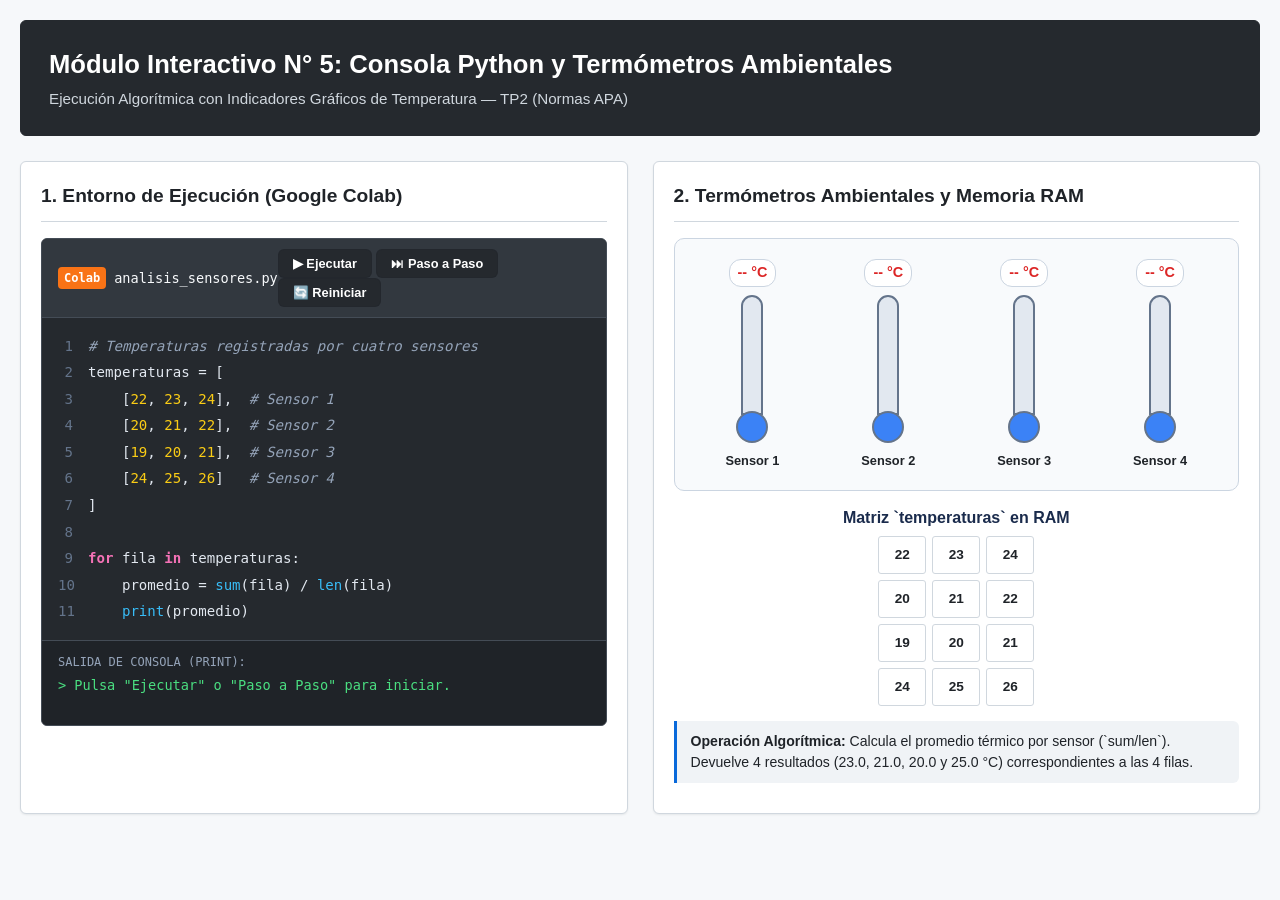
<file: modulo5.html>
<!DOCTYPE html>
<html lang="es">
<head>
  <meta charset="UTF-8">
  <meta name="viewport" content="width=device-width, initial-scale=1.0">
  <title>Módulo 5: Python y Termómetros Ambientales | Smart City TP2</title>
  <link rel="stylesheet" href="styles.css">
  <style>
    :root {
      --primary: #1A2B4C;
      --secondary: #2980B9;
      --colab-orange: #F97316;
      --bg: #F4F6F9;
      --card-bg: #FFFFFF;
      --text: #2C3E50;
      --border: #CBD5E1;
      --code-bg: #1E293B;
    }

    body {
      font-family: 'Segoe UI', Tahoma, Geneva, Verdana, sans-serif;
      background-color: var(--bg);
      color: var(--text);
      margin: 0;
      padding: 20px;
    }

    header {
      background-color: var(--primary);
      color: white;
      padding: 20px 30px;
      border-radius: 12px;
      margin-bottom: 25px;
      box-shadow: 0 4px 12px rgba(0,0,0,0.1);
    }

    header h1 { margin: 0 0 5px 0; font-size: 1.8rem; }
    header p { margin: 0; font-size: 0.95rem; opacity: 0.85; }

    .grid-layout { display: grid; grid-template-columns: 1fr 1fr; gap: 25px; }
    @media (max-width: 950px) { .grid-layout { grid-template-columns: 1fr; } }

    .card {
      background: var(--card-bg); border-radius: 12px; padding: 20px;
      border: 1px solid var(--border); box-shadow: 0 2px 8px rgba(0,0,0,0.05); margin-bottom: 25px;
    }
    .card h2 { color: var(--primary); margin-top: 0; font-size: 1.2rem; border-bottom: 2px solid var(--secondary); padding-bottom: 6px; }

    .colab-editor { background: var(--code-bg); border-radius: 10px; overflow: hidden; box-shadow: 0 4px 15px rgba(0,0,0,0.2); }
    .colab-header { background: #0F172A; padding: 10px 16px; display: flex; justify-content: space-between; align-items: center; border-bottom: 1px solid #334155; }
    .colab-title { color: #F8FAFC; font-family: monospace; font-size: 0.85rem; display: flex; align-items: center; gap: 8px; }
    .colab-badge { background: var(--colab-orange); color: white; padding: 2px 6px; border-radius: 4px; font-weight: bold; font-size: 0.75rem; }

    .btn-colab { background: var(--secondary); color: white; border: none; padding: 6px 14px; border-radius: 6px; font-weight: 600; font-size: 0.8rem; cursor: pointer; }
    .btn-colab:hover { background: #1D4ED8; }

    .code-body { padding: 15px 0; font-family: monospace; font-size: 0.88rem; line-height: 1.6; }
    .code-line { display: flex; padding: 2px 16px; transition: background 0.2s; }
    .code-line.active-line { background: #334155; border-left: 4px solid var(--colab-orange); }
    .line-num { width: 30px; color: #64748B; text-align: right; padding-right: 15px; }
    .line-text { color: #E2E8F0; white-space: pre; }
    .kw { color: #F472B6; font-weight: bold; }
    .fn { color: #38BDF8; }
    .num { color: #FACC15; }
    .cm { color: #94A3B8; font-style: italic; }
    .var { color: #E2E8F0; }

    .terminal-out { background: #090D16; border-top: 1px solid #334155; padding: 12px 16px; font-family: monospace; font-size: 0.85rem; color: #4ADE80; min-height: 85px; }

    .thermo-container { display: flex; justify-content: space-around; align-items: flex-end; padding: 20px 10px; background: #F8FAFC; border-radius: 10px; border: 1px solid var(--border); min-height: 200px; }
    .thermo-unit { display: flex; flex-direction: column; align-items: center; gap: 8px; }
    .thermo-tube { position: relative; width: 22px; height: 120px; background: #E2E8F0; border: 2.5px solid #64748B; border-radius: 12px 12px 0 0; overflow: hidden; display: flex; align-items: flex-end; }
    .thermo-mercury { width: 100%; height: 0%; background: linear-gradient(0deg, #3B82F6, #EF4444); transition: height 0.6s cubic-bezier(0.34, 1.56, 0.64, 1); }
    .thermo-bulb { width: 32px; height: 32px; background: #3B82F6; border: 2.5px solid #64748B; border-radius: 50%; margin-top: -12px; z-index: 2; transition: background 0.4s ease; }
    .thermo-val { font-size: 0.9rem; font-weight: bold; color: #DC2626; background: white; padding: 2px 8px; border-radius: 12px; border: 1px solid var(--border); }
    .active-thermo .thermo-bulb { background: #EF4444 !important; box-shadow: 0 0 12px rgba(239, 68, 68, 0.6); }

    .matrix-grid { display: grid; grid-template-columns: repeat(3, 48px); gap: 6px; justify-content: center; }
    .cell { width: 48px; height: 38px; background: #F8FAFC; border: 1px solid var(--border); border-radius: 4px; display: flex; align-items: center; justify-content: center; font-weight: 600; font-size: 0.85rem; color: var(--primary); transition: all 0.25s ease; }
    .cell-active-row { background: #FEF08A !important; border-color: #EAB308 !important; color: #713F12 !important; font-weight: bold; }
    .cell-done-row { background: #DCFCE7 !important; border-color: #22C55E !important; color: #15803D !important; }
    .info-box { background: #F8FAFC; border-left: 4px solid var(--secondary); padding: 10px 14px; border-radius: 0 8px 8px 0; font-size: 0.88rem; line-height: 1.5; margin-bottom: 10px; }
  </style>
</head>
<body>

  <header>
    <h1>Módulo Interactivo N° 5: Consola Python y Termómetros Ambientales</h1>
    <p>Ejecución Algorítmica con Indicadores Gráficos de Temperatura — TP2 (Normas APA)</p>
  </header>

  <div class="grid-layout">
    
    <div class="card">
      <h2>1. Entorno de Ejecución (Google Colab)</h2>
      
      <div class="colab-editor">
        <div class="colab-header">
          <div class="colab-title"><span class="colab-badge">Colab</span><span>analisis_sensores.py</span></div>
          <div>
            <button class="btn-colab" onclick="runAllPython()">▶ Ejecutar</button>
            <button class="btn-colab" style="background:var(--colab-orange);" onclick="stepPython()">⏭ Paso a Paso</button>
            <button class="btn-colab" style="background:#64748B;" onclick="resetPython()">🔄 Reiniciar</button>
          </div>
        </div>

        <div class="code-body">
          <div class="code-line" id="line1"><span class="line-num">1</span><span class="line-text"><span class="cm"># Temperaturas registradas por cuatro sensores</span></span></div>
          <div class="code-line" id="line2"><span class="line-num">2</span><span class="line-text"><span class="var">temperaturas</span> = [</span></div>
          <div class="code-line" id="line3"><span class="line-num">3</span><span class="line-text">    [<span class="num">22</span>, <span class="num">23</span>, <span class="num">24</span>],  <span class="cm"># Sensor 1</span></span></div>
          <div class="code-line" id="line4"><span class="line-num">4</span><span class="line-text">    [<span class="num">20</span>, <span class="num">21</span>, <span class="num">22</span>],  <span class="cm"># Sensor 2</span></span></div>
          <div class="code-line" id="line5"><span class="line-num">5</span><span class="line-text">    [<span class="num">19</span>, <span class="num">20</span>, <span class="num">21</span>],  <span class="cm"># Sensor 3</span></span></div>
          <div class="code-line" id="line6"><span class="line-num">6</span><span class="line-text">    [<span class="num">24</span>, <span class="num">25</span>, <span class="num">26</span>]   <span class="cm"># Sensor 4</span></span></div>
          <div class="code-line" id="line7"><span class="line-num">7</span><span class="line-text">]</span></div>
          <div class="code-line" id="line8"><span class="line-num">8</span><span class="line-text"></span></div>
          <div class="code-line" id="line9"><span class="line-num">9</span><span class="line-text"><span class="kw">for</span> <span class="var">fila</span> <span class="kw">in</span> <span class="var">temperaturas</span>:</span></div>
          <div class="code-line" id="line10"><span class="line-num">10</span><span class="line-text">    <span class="var">promedio</span> = <span class="fn">sum</span>(<span class="var">fila</span>) / <span class="fn">len</span>(<span class="var">fila</span>)</span></div>
          <div class="code-line" id="line11"><span class="line-num">11</span><span class="line-text">    <span class="fn">print</span>(<span class="var">promedio</span>)</span></div>
        </div>

        <div class="terminal-out">
          <div style="color:#94A3B8; font-size:0.75rem; margin-bottom:4px; text-transform:uppercase;">Salida de Consola (print):</div>
          <div id="terminalText">> Pulsa "Ejecutar" o "Paso a Paso" para iniciar.</div>
        </div>
      </div>
    </div>

    <div class="card">
      <h2>2. Termómetros Ambientales y Memoria RAM</h2>
      
      <div class="thermo-container">
        <div class="thermo-unit" id="thermoUnit0">
          <div class="thermo-val" id="thermoVal0">-- °C</div>
          <div class="thermo-tube"><div class="thermo-mercury" id="mercury0"></div></div>
          <div class="thermo-bulb"></div>
          <div style="font-size:0.8rem; font-weight:bold;">Sensor 1</div>
        </div>

        <div class="thermo-unit" id="thermoUnit1">
          <div class="thermo-val" id="thermoVal1">-- °C</div>
          <div class="thermo-tube"><div class="thermo-mercury" id="mercury1"></div></div>
          <div class="thermo-bulb"></div>
          <div style="font-size:0.8rem; font-weight:bold;">Sensor 2</div>
        </div>

        <div class="thermo-unit" id="thermoUnit2">
          <div class="thermo-val" id="thermoVal2">-- °C</div>
          <div class="thermo-tube"><div class="thermo-mercury" id="mercury2"></div></div>
          <div class="thermo-bulb"></div>
          <div style="font-size:0.8rem; font-weight:bold;">Sensor 3</div>
        </div>

        <div class="thermo-unit" id="thermoUnit3">
          <div class="thermo-val" id="thermoVal3">-- °C</div>
          <div class="thermo-tube"><div class="thermo-mercury" id="mercury3"></div></div>
          <div class="thermo-bulb"></div>
          <div style="font-size:0.8rem; font-weight:bold;">Sensor 4</div>
        </div>
      </div>

      <div style="text-align:center; margin-top:15px;">
        <h4 style="margin:0 0 6px 0; color:var(--primary);">Matriz `temperaturas` en RAM</h4>
        <div style="position:relative; display:inline-block; padding:0 8px;">
          <div id="matrixGrid" class="matrix-grid"></div>
        </div>
      </div>

      <div style="margin-top: 15px;">
        <div class="info-box">
          <b>Operación Algorítmica:</b> Calcula el promedio térmico por sensor (`sum/len`). Devuelve 4 resultados (23.0, 21.0, 20.0 y 25.0 °C) correspondientes a las 4 filas.
        </div>
      </div>
    </div>

  </div>

  <script>
    const matrixData = [[22,23,24],[20,21,22],[19,20,21],[24,25,26]];
    let currentStep = 0;

    function renderMatrix() {
      const grid = document.getElementById('matrixGrid');
      grid.innerHTML = '';
      matrixData.forEach((row, i) => {
        row.forEach((val, j) => {
          const cell = document.createElement('div');
          cell.className = 'cell';
          cell.textContent = val;
          if (currentStep > 0) {
            if (i === currentStep - 1) cell.classList.add('cell-active-row');
            else if (i < currentStep - 1) cell.classList.add('cell-done-row');
          }
          grid.appendChild(cell);
        });
      });
    }

    function updateThermometer(sensorIdx, avgTemp) {
      const percent = Math.min(100, Math.max(0, ((avgTemp - 15) / 15) * 100));
      const mercury = document.getElementById(`mercury${sensorIdx}`);
      const valLabel = document.getElementById(`thermoVal${sensorIdx}`);
      const unitBox = document.getElementById(`thermoUnit${sensorIdx}`);

      if (mercury && valLabel && unitBox) {
        mercury.style.height = `${percent}%`;
        valLabel.textContent = `${avgTemp.toFixed(1)} °C`;
        document.querySelectorAll('.thermo-unit').forEach(u => u.classList.remove('active-thermo'));
        unitBox.classList.add('active-thermo');
      }
    }

    function highlightLines(lineIds = []) {
      document.querySelectorAll('.code-line').forEach(l => l.classList.remove('active-line'));
      lineIds.forEach(id => {
        document.getElementById(`line${id}`)?.classList.add('active-line');
      });
    }

    function stepPython() {
      if (currentStep >= 4) currentStep = 0;
      currentStep++;

      const idx = currentStep - 1;
      const row = matrixData[idx];
      const avg = row.reduce((a, b) => a + b, 0) / row.length;

      highlightLines([3 + idx, 9, 10, 11]);
      renderMatrix();
      updateThermometer(idx, avg);

      const term = document.getElementById('terminalText');
      if (currentStep === 1) term.innerHTML = '';
      term.innerHTML += `<div>> Sensor ${idx+1} [${row.join(', ')}]: Promedio = <b>${avg.toFixed(1)} °C</b></div>`;
    }

    function runAllPython() {
      resetPython();
      const term = document.getElementById('terminalText');
      term.innerHTML = '';
      highlightLines();

      matrixData.forEach((row, i) => {
        const avg = row.reduce((a, b) => a + b, 0) / row.length;
        term.innerHTML += `<div>${avg.toFixed(1)}</div>`;
        updateThermometer(i, avg);
      });
      currentStep = 4;
      renderMatrix();
    }

    function resetPython() {
      currentStep = 0;
      highlightLines([]);
      renderMatrix();
      for (let i = 0; i < 4; i++) {
        const merc = document.getElementById(`mercury${i}`);
        const label = document.getElementById(`thermoVal${i}`);
        const unit = document.getElementById(`thermoUnit${i}`);
        if (merc) merc.style.height = '0%';
        if (label) label.textContent = '-- °C';
        if (unit) unit.classList.remove('active-thermo');
      }
      document.getElementById('terminalText').innerHTML = '> Pulsa "Ejecutar" o "Paso a Paso" para iniciar.';
    }

    window.onload = () => {
      renderMatrix();
    };
  </script>
</body>
</html>
</file>
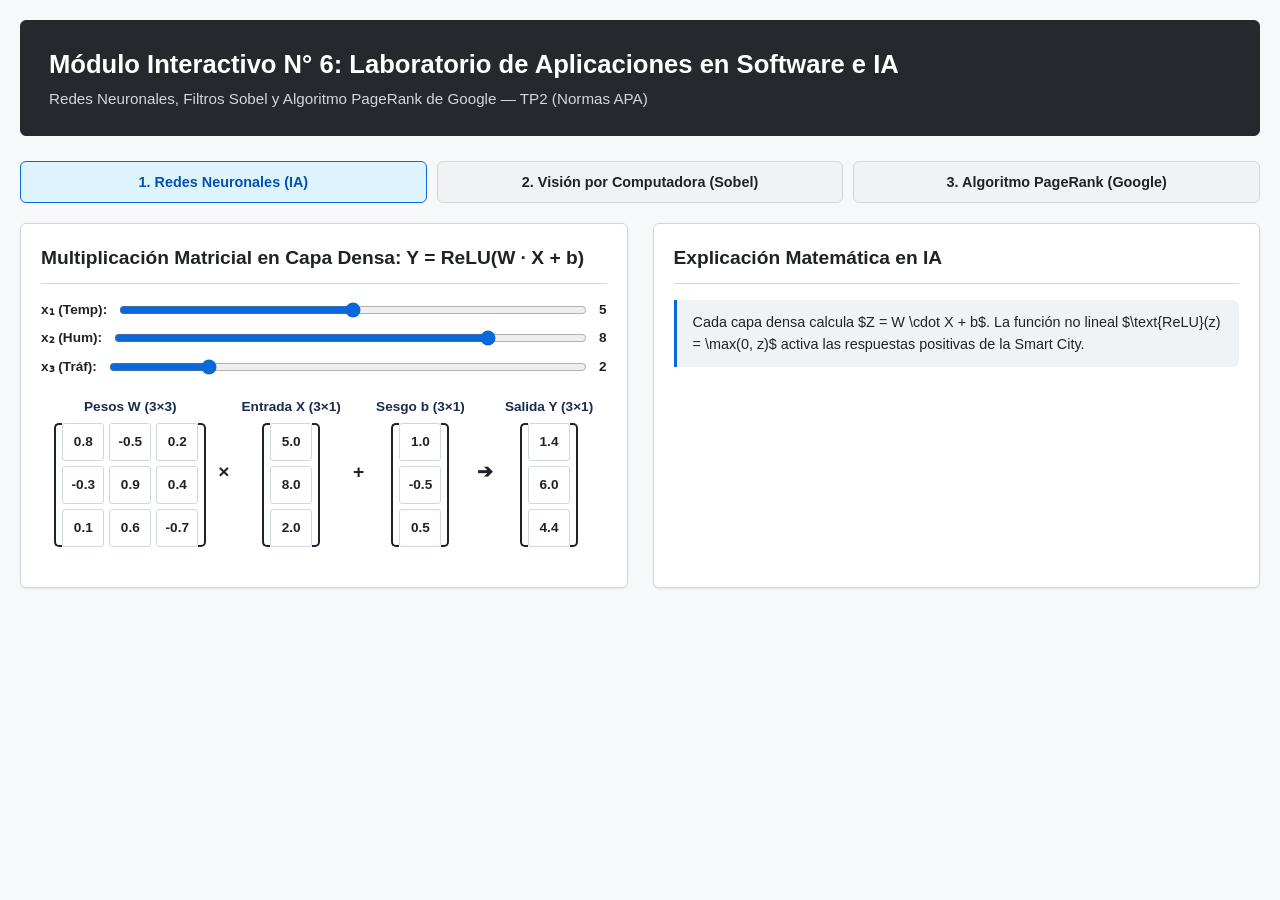
<file: modulo6.html>
<!DOCTYPE html>
<html lang="es">
<head>
  <meta charset="UTF-8">
  <meta name="viewport" content="width=device-width, initial-scale=1.0">
  <title>Módulo 6: IA, Visión y PageRank | Smart City TP2</title>
  <link rel="stylesheet" href="styles.css">
  <style>
    :root {
      --primary: #1A2B4C;
      --secondary: #2980B9;
      --accent: #10B981;
      --bg: #F4F6F9;
      --card-bg: #FFFFFF;
      --text: #2C3E50;
      --border: #CBD5E1;
    }

    body {
      font-family: 'Segoe UI', Tahoma, Geneva, Verdana, sans-serif;
      background-color: var(--bg);
      color: var(--text);
      margin: 0;
      padding: 20px;
    }

    header {
      background-color: var(--primary);
      color: white;
      padding: 20px 30px;
      border-radius: 12px;
      margin-bottom: 25px;
      box-shadow: 0 4px 12px rgba(0,0,0,0.1);
    }

    header h1 { margin: 0 0 5px 0; font-size: 1.8rem; }
    header p { margin: 0; font-size: 0.95rem; opacity: 0.85; }

    .selector-bar { display: flex; gap: 10px; margin-bottom: 20px; flex-wrap: wrap; }
    .btn-tab {
      flex: 1; min-width: 180px; background: #F1F5F9; border: 1px solid var(--border);
      padding: 12px; border-radius: 8px; font-weight: 600; cursor: pointer; color: var(--text);
      font-size: 0.9rem; text-align: center;
    }
    .btn-tab:hover, .btn-tab.active { background: var(--secondary); color: white; border-color: var(--secondary); }

    .tab-content { display: none; }
    .tab-content.active-tab { display: block; }

    .grid-layout { display: grid; grid-template-columns: 1fr 1fr; gap: 25px; }
    @media (max-width: 950px) { .grid-layout { grid-template-columns: 1fr; } }

    .card {
      background: var(--card-bg); border-radius: 12px; padding: 20px;
      border: 1px solid var(--border); box-shadow: 0 2px 8px rgba(0,0,0,0.05); margin-bottom: 25px;
    }
    .card h2 { color: var(--primary); margin-top: 0; font-size: 1.2rem; border-bottom: 2px solid var(--secondary); padding-bottom: 6px; }

    .matrix-flex { display: flex; align-items: center; justify-content: center; gap: 12px; flex-wrap: wrap; margin: 20px 0; }
    .matrix-box { text-align: center; }
    .matrix-box h4 { margin: 0 0 6px 0; font-size: 0.85rem; color: var(--primary); }
    .matrix-wrapper { position: relative; display: inline-block; padding: 0 8px; }
    .matrix-wrapper::before, .matrix-wrapper::after { content: ""; position: absolute; top: 0; bottom: 0; width: 6px; border: 2.5px solid var(--primary); }
    .matrix-wrapper::before { left: 0; border-right: none; border-radius: 5px 0 0 5px; }
    .matrix-wrapper::after { right: 0; border-left: none; border-radius: 0 5px 5px 0; }
    .matrix-grid { display: grid; gap: 5px; justify-content: center; }

    .cell { width: 42px; height: 38px; background: #F8FAFC; border: 1px solid var(--border); border-radius: 4px; display: flex; align-items: center; justify-content: center; font-weight: 600; font-size: 0.85rem; color: var(--primary); }
    .cell-act { background: #DCFCE7; border-color: #22C55E; color: #15803D; font-weight: bold; }

    .slider-row { display: flex; align-items: center; justify-content: space-between; gap: 10px; font-size: 0.85rem; font-weight: 600; margin-bottom: 8px; }
    .slider-row input[type="range"] { flex: 1; accent-color: var(--secondary); }

    .canvas-container { display: flex; gap: 15px; justify-content: center; flex-wrap: wrap; margin: 15px 0; }
    canvas { border: 1px solid var(--border); border-radius: 8px; background: #000; }

    .pagerank-nodes { display: flex; justify-content: space-around; margin: 20px 0; }
    .node-box {
      width: 70px; height: 70px; border-radius: 50%; background: var(--primary); color: white;
      display: flex; flex-direction: column; align-items: center; justify-content: center;
      font-weight: bold; font-size: 0.85rem; transition: transform 0.3s;
    }

    .info-box { background: #F8FAFC; border-left: 4px solid var(--secondary); padding: 12px 16px; border-radius: 0 8px 8px 0; font-size: 0.9rem; line-height: 1.5; }
    .btn-action { background: var(--accent); color: white; border: none; padding: 8px 16px; border-radius: 6px; font-weight: bold; cursor: pointer; }
  </style>
</head>
<body>

  <header>
    <h1>Módulo Interactivo N° 6: Laboratorio de Aplicaciones en Software e IA</h1>
    <p>Redes Neuronales, Filtros Sobel y Algoritmo PageRank de Google — TP2 (Normas APA)</p>
  </header>

  <div class="selector-bar">
    <button class="btn-tab active" onclick="switchApp('nn', this)">1. Redes Neuronales (IA)</button>
    <button class="btn-tab" onclick="switchApp('sobel', this)">2. Visión por Computadora (Sobel)</button>
    <button class="btn-tab" onclick="switchApp('pagerank', this)">3. Algoritmo PageRank (Google)</button>
  </div>

  <!-- IA REDES NEURONALES -->
  <div id="app-nn" class="tab-content active-tab">
    <div class="grid-layout">
      <div class="card">
        <h2>Multiplicación Matricial en Capa Densa: Y = ReLU(W · X + b)</h2>
        <div class="slider-row"><span>x₁ (Temp):</span><input type="range" id="nnX1" min="0" max="10" value="5" oninput="calcNN()"><span id="valX1">5</span></div>
        <div class="slider-row"><span>x₂ (Hum):</span><input type="range" id="nnX2" min="0" max="10" value="8" oninput="calcNN()"><span id="valX2">8</span></div>
        <div class="slider-row"><span>x₃ (Tráf):</span><input type="range" id="nnX3" min="0" max="10" value="2" oninput="calcNN()"><span id="valX3">2</span></div>

        <div class="matrix-flex">
          <div class="matrix-box"><h4>Pesos W (3×3)</h4><div class="matrix-wrapper"><div id="gridW" class="matrix-grid"></div></div></div>
          <div style="font-size:1.2rem; font-weight:bold;">×</div>
          <div class="matrix-box"><h4>Entrada X (3×1)</h4><div class="matrix-wrapper"><div id="gridX" class="matrix-grid"></div></div></div>
          <div style="font-size:1.2rem; font-weight:bold;">+</div>
          <div class="matrix-box"><h4>Sesgo b (3×1)</h4><div class="matrix-wrapper"><div id="gridB" class="matrix-grid"></div></div></div>
          <div style="font-size:1.2rem; font-weight:bold;">➔</div>
          <div class="matrix-box"><h4>Salida Y (3×1)</h4><div class="matrix-wrapper"><div id="gridY" class="matrix-grid"></div></div></div>
        </div>
      </div>

      <div class="card">
        <h2>Explicación Matemática en IA</h2>
        <div class="info-box">
          Cada capa densa calcula $Z = W \cdot X + b$. La función no lineal $\text{ReLU}(z) = \max(0, z)$ activa las respuestas positivas de la Smart City.
        </div>
      </div>
    </div>
  </div>

  <!-- VISIÓN SOBEL -->
  <div id="app-sobel" class="tab-content">
    <div class="grid-layout">
      <div class="card">
        <h2>Filtro de Convolución Sobel (3×3)</h2>
        <div style="display:flex; gap:8px; margin-bottom:15px;">
          <button class="btn-action" onclick="applyKernel('sobelH')">Sobel Horizontal (Gₓ)</button>
          <button class="btn-action" onclick="applyKernel('sobelV')">Sobel Vertical (Gᵧ)</button>
        </div>
        <div class="canvas-container">
          <canvas id="canvasOrig" width="180" height="180"></canvas>
          <canvas id="canvasSobel" width="180" height="180"></canvas>
        </div>
      </div>

      <div class="card">
        <h2>Matriz Kernel de Convolución</h2>
        <div style="text-align:center; margin-bottom:15px;">
          <div class="matrix-wrapper"><div id="gridKernel" class="matrix-grid"></div></div>
        </div>
        <div class="info-box">
          La matriz Kernel de $3 \times 3$ multiplica subregiones de píxeles para calcular las derivadas discretas del gradiente de la imagen.
        </div>
      </div>
    </div>
  </div>

  <!-- PAGERANK -->
  <div id="app-pagerank" class="tab-content">
    <div class="grid-layout">
      <div class="card">
        <h2>Simulador del Algoritmo PageRank de Google</h2>
        <div class="pagerank-nodes">
          <div class="node-box" id="nodeA">Nodo A<br/><span id="valA">25%</span></div>
          <div class="node-box" id="nodeB">Nodo B<br/><span id="valB">25%</span></div>
          <div class="node-box" id="nodeC">Nodo C<br/><span id="valC">25%</span></div>
          <div class="node-box" id="nodeD">Nodo D<br/><span id="valD">25%</span></div>
        </div>
        <div style="text-align:center;">
          <button class="btn-action" onclick="stepPageRank()">⏭ Iterar Autovector Principal</button>
          <button class="btn-action" style="background:#64748B;" onclick="resetPageRank()">🔄 Reiniciar</button>
        </div>
      </div>

      <div class="card">
        <h2>Matriz Estocástica P (4×4)</h2>
        <div style="text-align:center; margin-bottom:15px;">
          <div class="matrix-wrapper"><div id="gridP" class="matrix-grid"></div></div>
        </div>
        <div class="info-box">
          La multiplicación estocástica convergente $v^{(k+1)} = P \cdot v^{(k)}$ calcula la probabilidad de permanencia de los usuarios en la red.
        </div>
      </div>
    </div>
  </div>

  <script>
    // NN
    const W = [[0.8, -0.5, 0.2], [-0.3, 0.9, 0.4], [0.1, 0.6, -0.7]];
    const bias = [1.0, -0.5, 0.5];

    function renderGrid(containerId, data, cols = 3) {
      const container = document.getElementById(containerId);
      container.style.gridTemplateColumns = `repeat(${cols}, 42px)`;
      container.innerHTML = '';
      const is2D = Array.isArray(data[0]);
      if (is2D) data.forEach(row => row.forEach(v => addCell(container, v)));
      else data.forEach(v => addCell(container, v));
    }

    function addCell(c, val) {
      const cell = document.createElement('div');
      cell.className = 'cell';
      cell.textContent = typeof val === 'number' ? val.toFixed(1) : val;
      c.appendChild(cell);
    }

    function calcNN() {
      const x1 = parseFloat(document.getElementById('nnX1').value);
      const x2 = parseFloat(document.getElementById('nnX2').value);
      const x3 = parseFloat(document.getElementById('nnX3').value);
      document.getElementById('valX1').textContent = x1;
      document.getElementById('valX2').textContent = x2;
      document.getElementById('valX3').textContent = x3;

      const X = [x1, x2, x3];
      const Y = [];
      for (let i = 0; i < 3; i++) {
        let sum = 0;
        for (let j = 0; j < 3; j++) sum += W[i][j] * X[j];
        Y[i] = Math.max(0, sum + bias[i]);
      }

      renderGrid('gridW', W, 3);
      renderGrid('gridX', X, 1);
      renderGrid('gridB', bias, 1);
      renderGrid('gridY', Y, 1);
    }

    // Sobel
    const kernels = {
      sobelH: [[-1, 0, 1], [-2, 0, 2], [-1, 0, 1]],
      sobelV: [[-1, -2, -1], [0, 0, 0], [1, 2, 1]]
    };

    function initCanvasPattern() {
      const c = document.getElementById('canvasOrig');
      const ctx = c.getContext('2d');
      ctx.fillStyle = '#000'; ctx.fillRect(0, 0, 180, 180);
      ctx.fillStyle = '#FFF'; ctx.fillRect(40, 40, 100, 100);
      ctx.fillStyle = '#38BDF8'; ctx.beginPath(); ctx.arc(90, 90, 35, 0, Math.PI * 2); ctx.fill();
      applyKernel('sobelH');
    }

    function applyKernel(type) {
      const k = kernels[type];
      renderGrid('gridKernel', k, 3);
      const cOrig = document.getElementById('canvasOrig');
      const ctxOrig = cOrig.getContext('2d');
      const src = ctxOrig.getImageData(0, 0, 180, 180);

      const cSobel = document.getElementById('canvasSobel');
      const ctxSobel = cSobel.getContext('2d');
      const dst = ctxSobel.createImageData(180, 180);

      for (let y = 1; y < 179; y++) {
        for (let x = 1; x < 179; x++) {
          let sum = 0;
          for (let ky = -1; ky <= 1; ky++) {
            for (let kx = -1; kx <= 1; kx++) {
              const idx = ((y + ky) * 180 + (x + kx)) * 4;
              const gray = 0.299 * src.data[idx] + 0.587 * src.data[idx+1] + 0.114 * src.data[idx+2];
              sum += gray * k[ky + 1][kx + 1];
            }
          }
          const val = Math.min(255, Math.max(0, Math.abs(sum)));
          const dstIdx = (y * 180 + x) * 4;
          dst.data[dstIdx] = val; dst.data[dstIdx+1] = val; dst.data[dstIdx+2] = val; dst.data[dstIdx+3] = 255;
        }
      }
      ctxSobel.putImageData(dst, 0, 0);
    }

    // PageRank
    const P = [[0.0, 0.5, 0.0, 0.5], [0.33, 0.0, 0.5, 0.0], [0.33, 0.5, 0.0, 0.5], [0.34, 0.0, 0.5, 0.0]];
    let vP = [0.25, 0.25, 0.25, 0.25];

    function updatePageRankNodes() {
      ['A', 'B', 'C', 'D'].forEach((l, idx) => {
        document.getElementById(`val${l}`).textContent = `${(vP[idx] * 100).toFixed(1)}%`;
        const node = document.getElementById(`node${l}`);
        node.style.transform = `scale(${0.8 + vP[idx] * 0.8})`;
      });
      renderGrid('gridP', P, 4);
    }

    function stepPageRank() {
      const vNext = [0, 0, 0, 0];
      for (let i = 0; i < 4; i++) {
        for (let j = 0; j < 4; j++) vNext[i] += P[i][j] * vP[j];
      }
      vP = vNext;
      updatePageRankNodes();
    }

    function resetPageRank() {
      vP = [0.25, 0.25, 0.25, 0.25];
      updatePageRankNodes();
    }

    function switchApp(tabId, btnElement) {
      document.querySelectorAll('.btn-tab').forEach(b => b.classList.remove('active'));
      document.querySelectorAll('.tab-content').forEach(c => c.classList.remove('active-tab'));
      if (btnElement) btnElement.classList.add('active');
      document.getElementById(`app-${tabId}`).classList.add('active-tab');

      if (tabId === 'sobel') setTimeout(initCanvasPattern, 100);
      if (tabId === 'pagerank') updatePageRankNodes();
    }

    window.onload = () => {
      calcNN();
    };
  </script>
</body>
</html>
</file>
<file: styles.css>
:root {
  --github-bg: #ffffff;
  --github-canvas: #f6f8fa;
  --github-subtle: #f0f3f6;
  --github-border: #d0d7de;
  --github-border-muted: #eaeef2;
  --github-text: #1f2328;
  --github-muted: #656d76;
  --github-link: #0969da;
  --github-dark: #25292e;
  --github-dark-soft: #32383f;
  --github-success: #1a7f37;
  --github-danger: #cf222e;
  --github-warning: #9a6700;
  --github-radius: 6px;
  --github-shadow: 0 1px 2px rgba(31, 35, 40, 0.08);
}

* { box-sizing: border-box; }

body {
  background: var(--github-canvas) !important;
  color: var(--github-text) !important;
  font-family: -apple-system, BlinkMacSystemFont, "Segoe UI", "Noto Sans", Helvetica, Arial, sans-serif !important;
  line-height: 1.5;
}

header {
  background: var(--github-dark) !important;
  border: 1px solid var(--github-dark) !important;
  border-radius: var(--github-radius) !important;
  box-shadow: none !important;
  padding: 24px 28px !important;
}

header h1 { font-size: clamp(1.35rem, 2vw, 1.8rem) !important; }
header p { color: #d0d7de !important; opacity: 1 !important; }

.card {
  background: var(--github-bg) !important;
  border: 1px solid var(--github-border) !important;
  border-radius: var(--github-radius) !important;
  box-shadow: var(--github-shadow) !important;
}

.card h2 {
  color: var(--github-text) !important;
  border-bottom: 1px solid var(--github-border) !important;
  padding-bottom: 10px !important;
}

button,
.btn,
.btn-type,
.btn-op,
.btn-sel,
.btn-tab,
.btn-action,
.btn-play,
.btn-colab {
  border-radius: var(--github-radius) !important;
  box-shadow: none !important;
  font-family: inherit !important;
  transition: background-color .15s ease, border-color .15s ease, color .15s ease !important;
}

.btn-type,
.btn-op,
.btn-sel,
.btn-tab {
  background: var(--github-subtle) !important;
  border: 1px solid var(--github-border) !important;
  color: var(--github-text) !important;
}

.btn-type:hover,
.btn-type.active,
.btn-op:hover,
.btn-op.active,
.btn-sel:hover,
.btn-sel.active,
.btn-tab:hover,
.btn-tab.active {
  background: #ddf4ff !important;
  border-color: var(--github-link) !important;
  color: #0550ae !important;
}

.btn,
.btn-play,
.btn-action,
.btn-colab {
  background: var(--github-dark) !important;
  border: 1px solid rgba(31, 35, 40, .25) !important;
  color: #fff !important;
}

.btn:hover,
.btn-play:hover,
.btn-action:hover,
.btn-colab:hover {
  background: #32383f !important;
  filter: none !important;
}

.info-box {
  background: var(--github-subtle) !important;
  border-left: 3px solid var(--github-link) !important;
  border-radius: 0 var(--github-radius) var(--github-radius) 0 !important;
  color: var(--github-text) !important;
}

.matrix-wrapper::before,
.matrix-wrapper::after {
  border-color: var(--github-text) !important;
}

.cell {
  background: var(--github-bg) !important;
  border: 1px solid var(--github-border) !important;
  border-radius: 3px !important;
  color: var(--github-text) !important;
}

.cell:hover {
  background: #ddf4ff !important;
  border-color: var(--github-link) !important;
  transform: none !important;
}

.cell-diag,
.cell-result,
.cell-act {
  background: #ddf4ff !important;
  border-color: #54aeff !important;
  color: #0550ae !important;
}

.cell-zero { background: var(--github-subtle) !important; color: var(--github-muted) !important; }

input[type="range"] { accent-color: var(--github-link) !important; }
input, select, textarea, .field {
  border-color: var(--github-border) !important;
  border-radius: var(--github-radius) !important;
}

.sidebar {
  width: 280px !important;
  background: var(--github-dark) !important;
  box-shadow: none !important;
  border-right: 1px solid #444c56;
}

.sidebar-header {
  background: var(--github-dark) !important;
  border-bottom: 1px solid #444c56;
  text-align: left !important;
  padding: 20px !important;
}

.sidebar-header h2 { color: #fff; }
.sidebar-header p,
.sidebar-footer { color: #d0d7de !important; }
.nav-list { padding: 12px 8px !important; }
.nav-item {
  border-left: 0 !important;
  border-radius: var(--github-radius);
  color: #d0d7de !important;
  margin: 2px 0;
}

.nav-item:hover,
.nav-item.active {
  background: var(--github-dark-soft) !important;
  border-left: 0 !important;
  color: #fff !important;
}

.nav-item.active { box-shadow: inset 3px 0 0 #54aeff; }
.nav-icon { filter: grayscale(1); }

.canvas-container,
.tetris-arena {
  background: var(--github-dark) !important;
  border: 1px solid #444c56;
  border-radius: var(--github-radius) !important;
}

.tetris-block {
  background: #32383f !important;
  border-color: #54aeff !important;
  border-radius: var(--github-radius) !important;
}

.tetris-block.block-b { border-color: #3fb950 !important; }
.block-cell { background: #0969da !important; border-radius: 3px !important; }
.block-b .block-cell { background: var(--github-success) !important; }
.peg { background: #54aeff !important; box-shadow: none !important; }
.socket { background: #1a7f37 !important; border-color: #56d364 !important; }
.snap-success { border-color: #56d364 !important; box-shadow: 0 0 0 3px rgba(46, 160, 67, .2) !important; }
.snap-error { border-color: #ff7b72 !important; box-shadow: 0 0 0 3px rgba(248, 81, 73, .2) !important; }

.colab-editor {
  background: var(--github-dark) !important;
  border: 1px solid #444c56;
  border-radius: var(--github-radius) !important;
  box-shadow: none !important;
}

.colab-header { background: #32383f !important; border-bottom-color: #444c56 !important; }
.terminal-out { background: #1f2328 !important; border-top-color: #444c56 !important; }

.math-card {
  background: #fff8c5 !important;
  border-color: #d4a72c !important;
  border-left-color: var(--github-warning) !important;
}

.formula-display { background: #fff !important; border-color: #d4a72c !important; color: #4d2d00 !important; }
.pagerank-nodes .node-box { background: var(--github-dark) !important; }

@media (max-width: 760px) {
  body { padding: 14px !important; }
  .sidebar {
    width: 100% !important;
    height: auto !important;
    max-height: 42vh;
  }
  .sidebar-header { text-align: center !important; }
  .nav-list { display: grid; grid-template-columns: repeat(auto-fit, minmax(210px, 1fr)); }
  .content-area { height: 58vh !important; }
}
</file>
